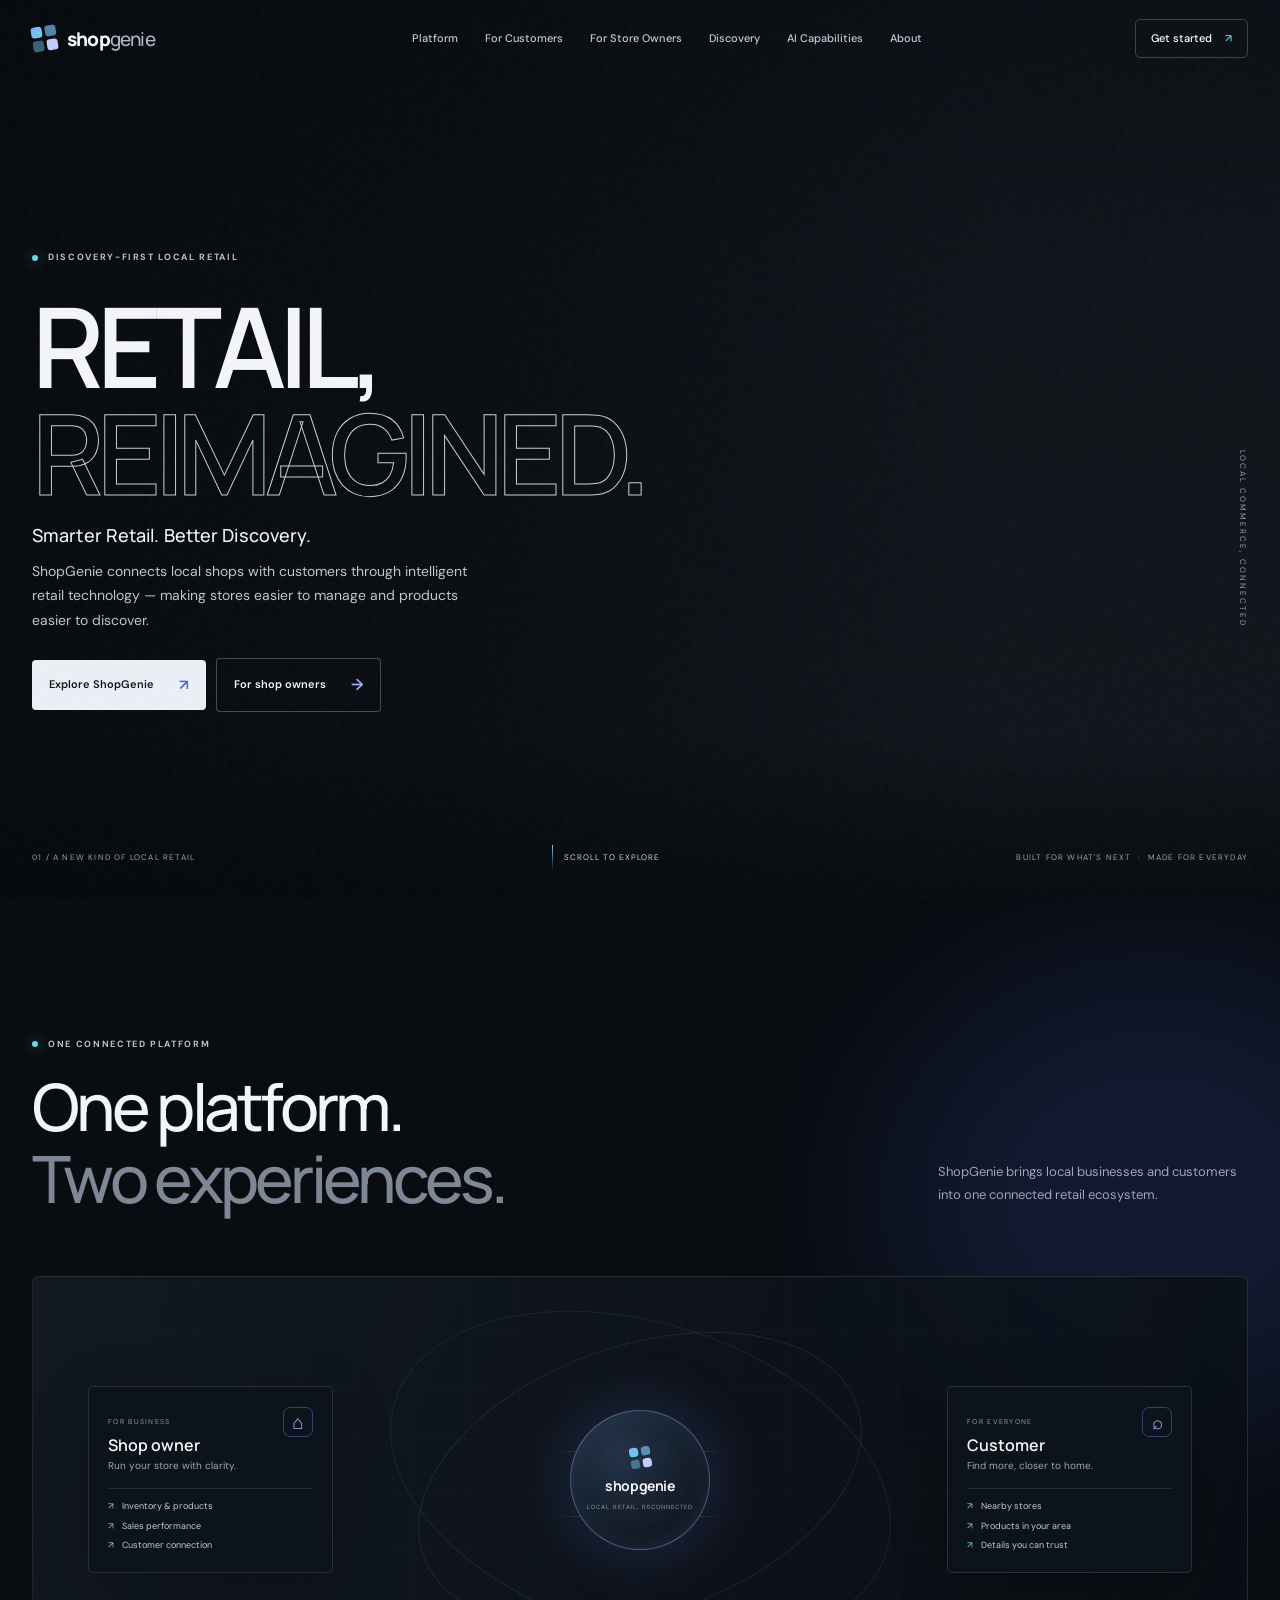
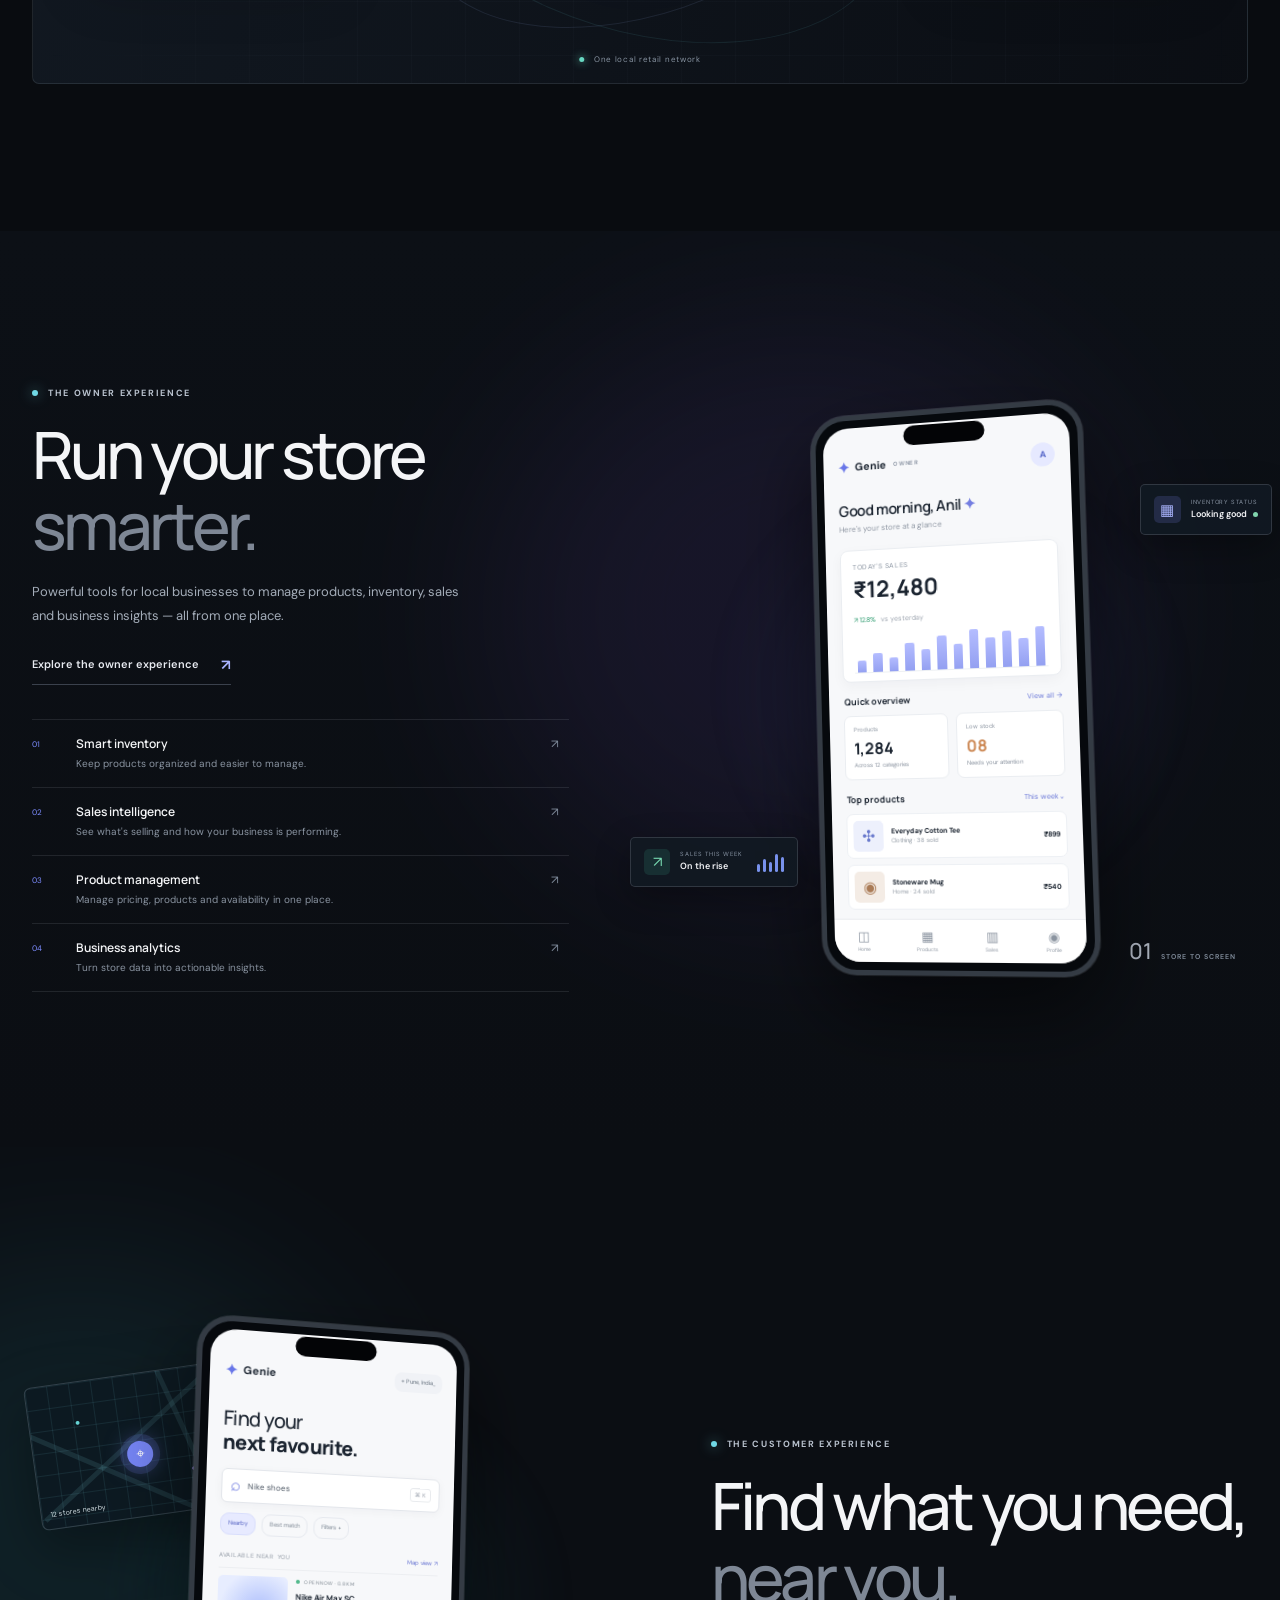
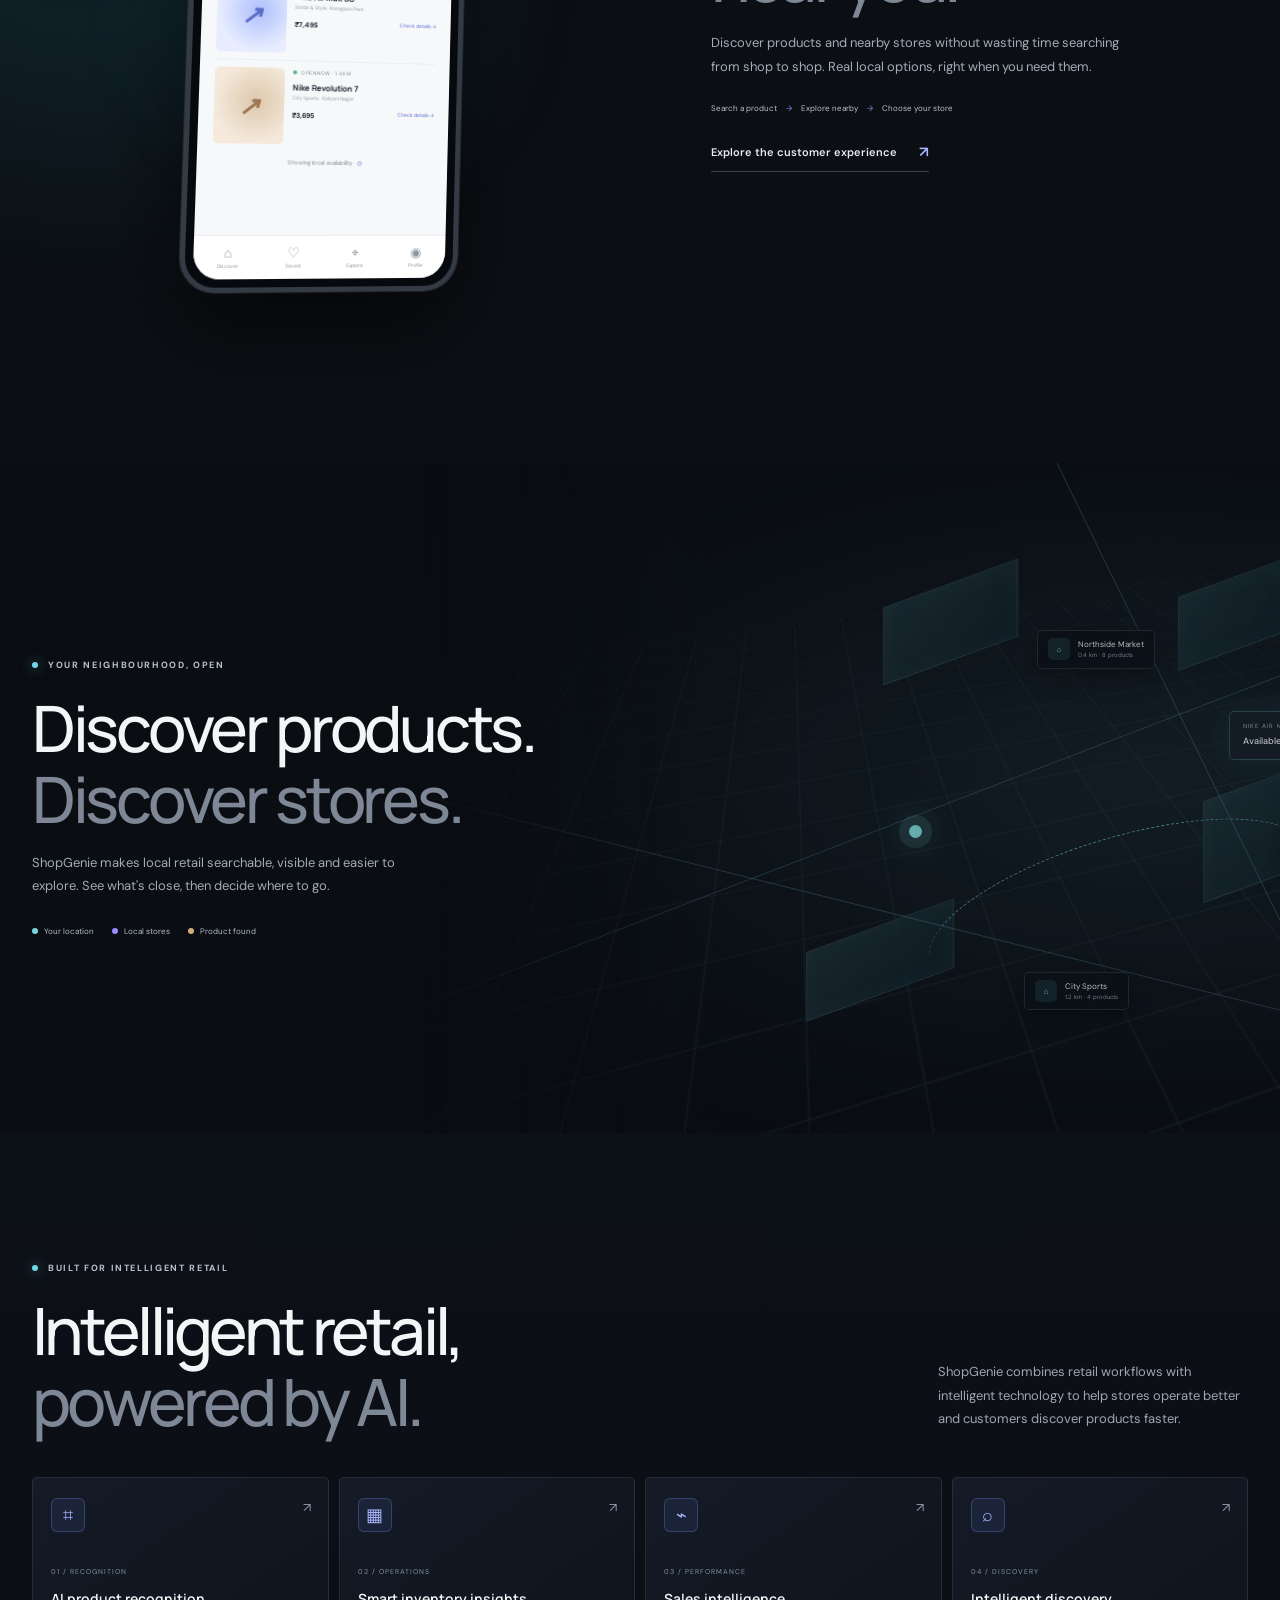
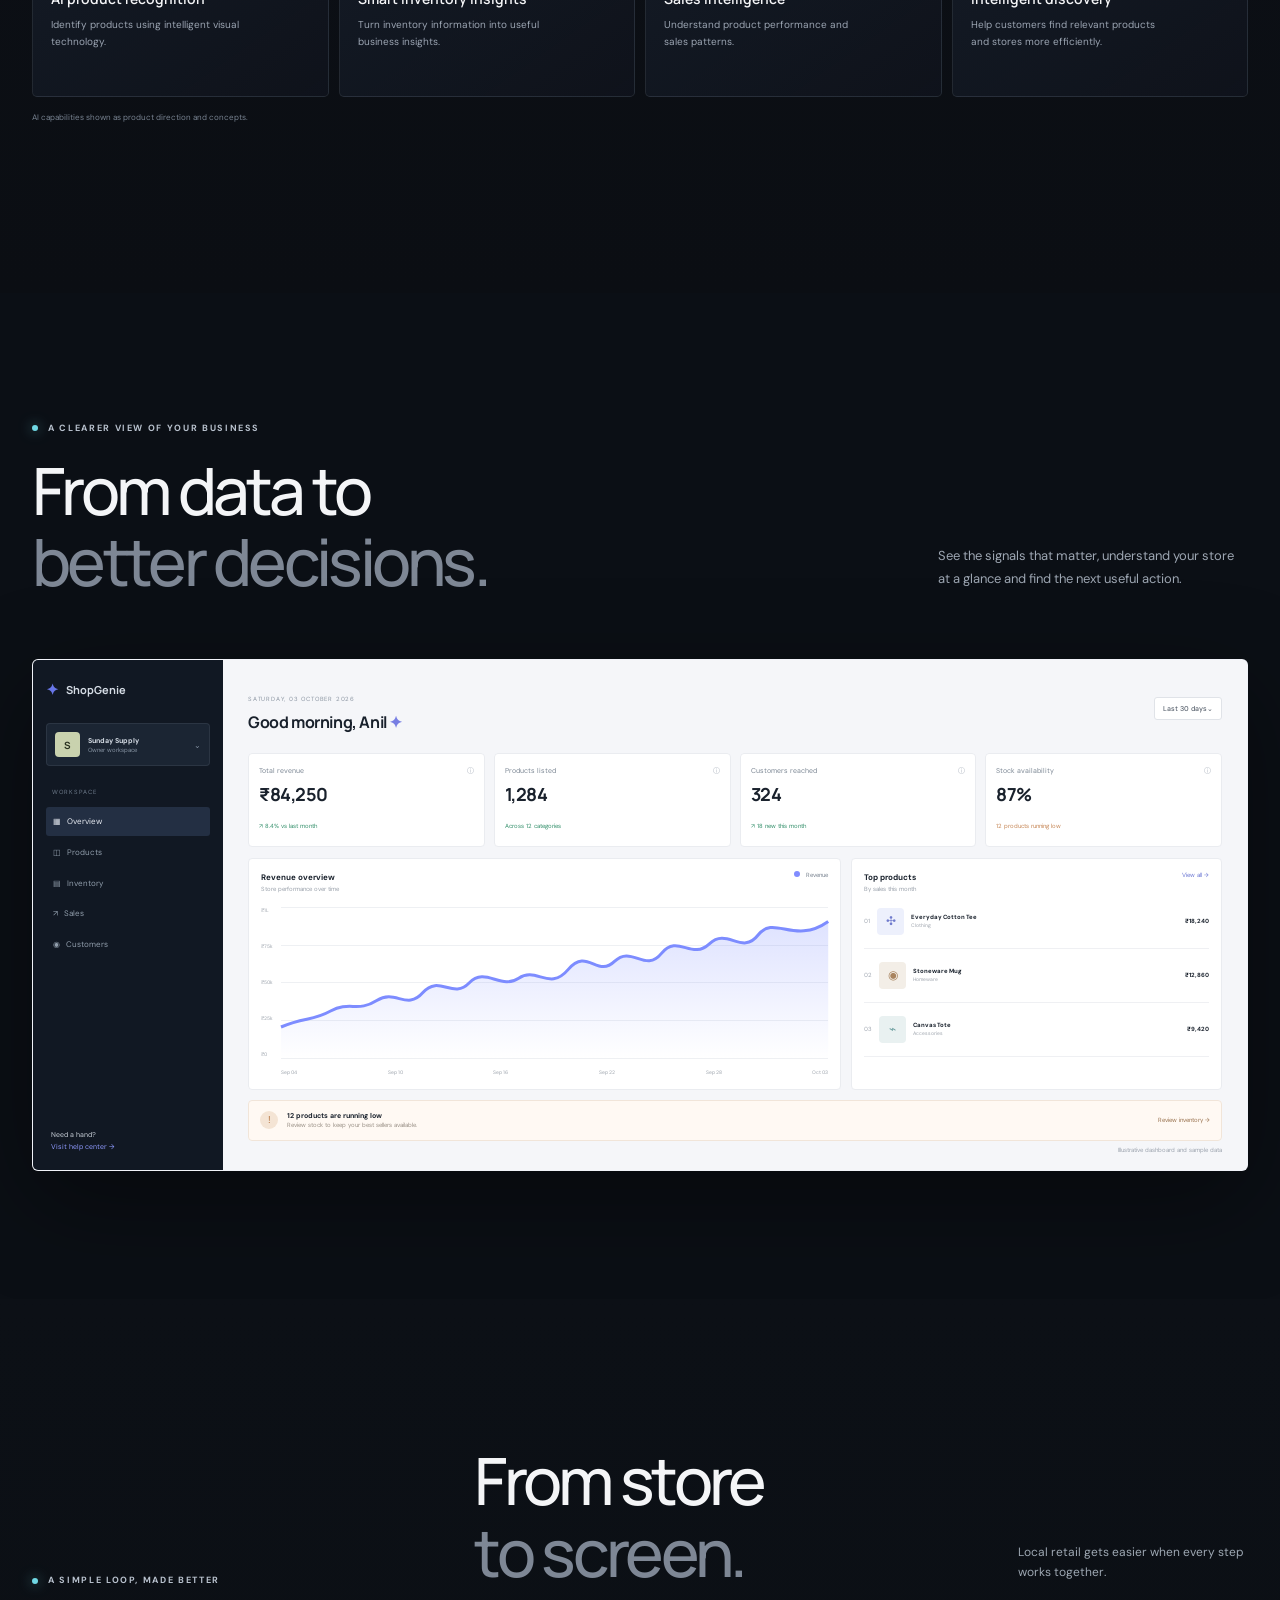
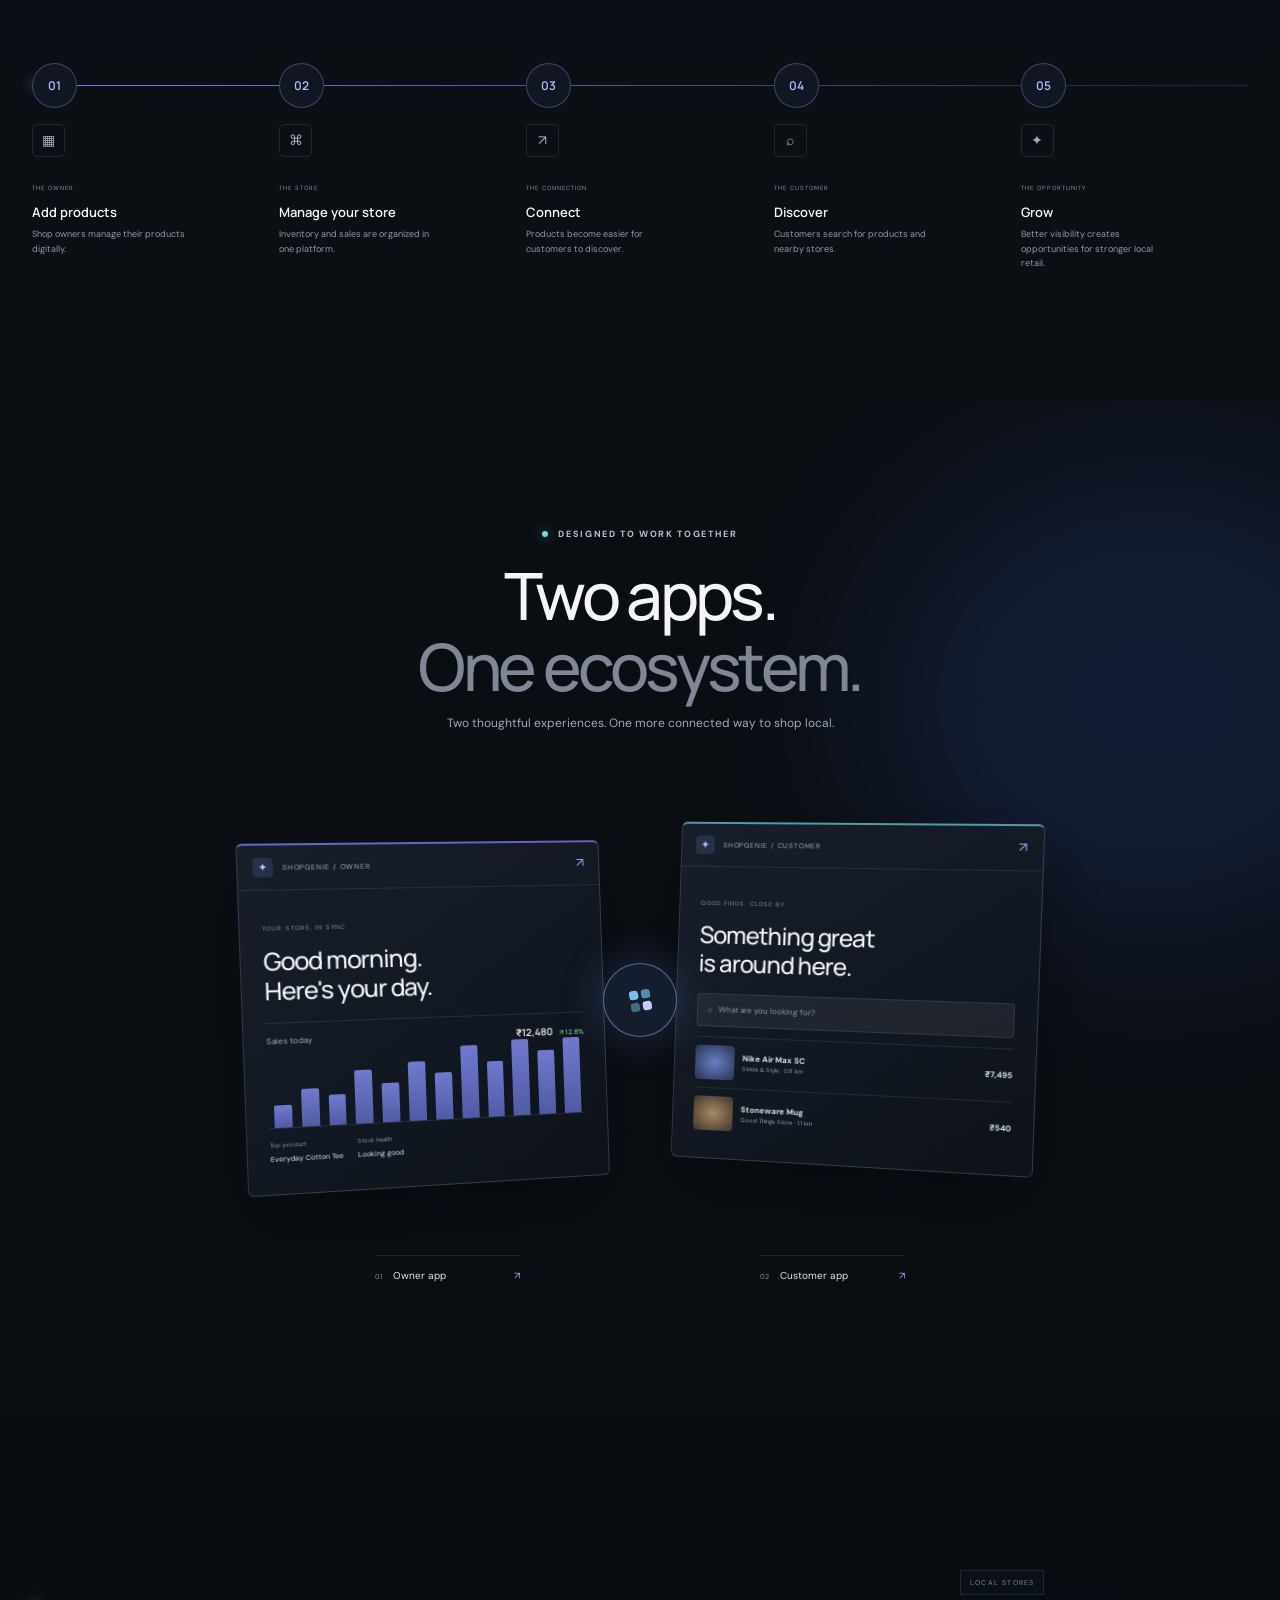
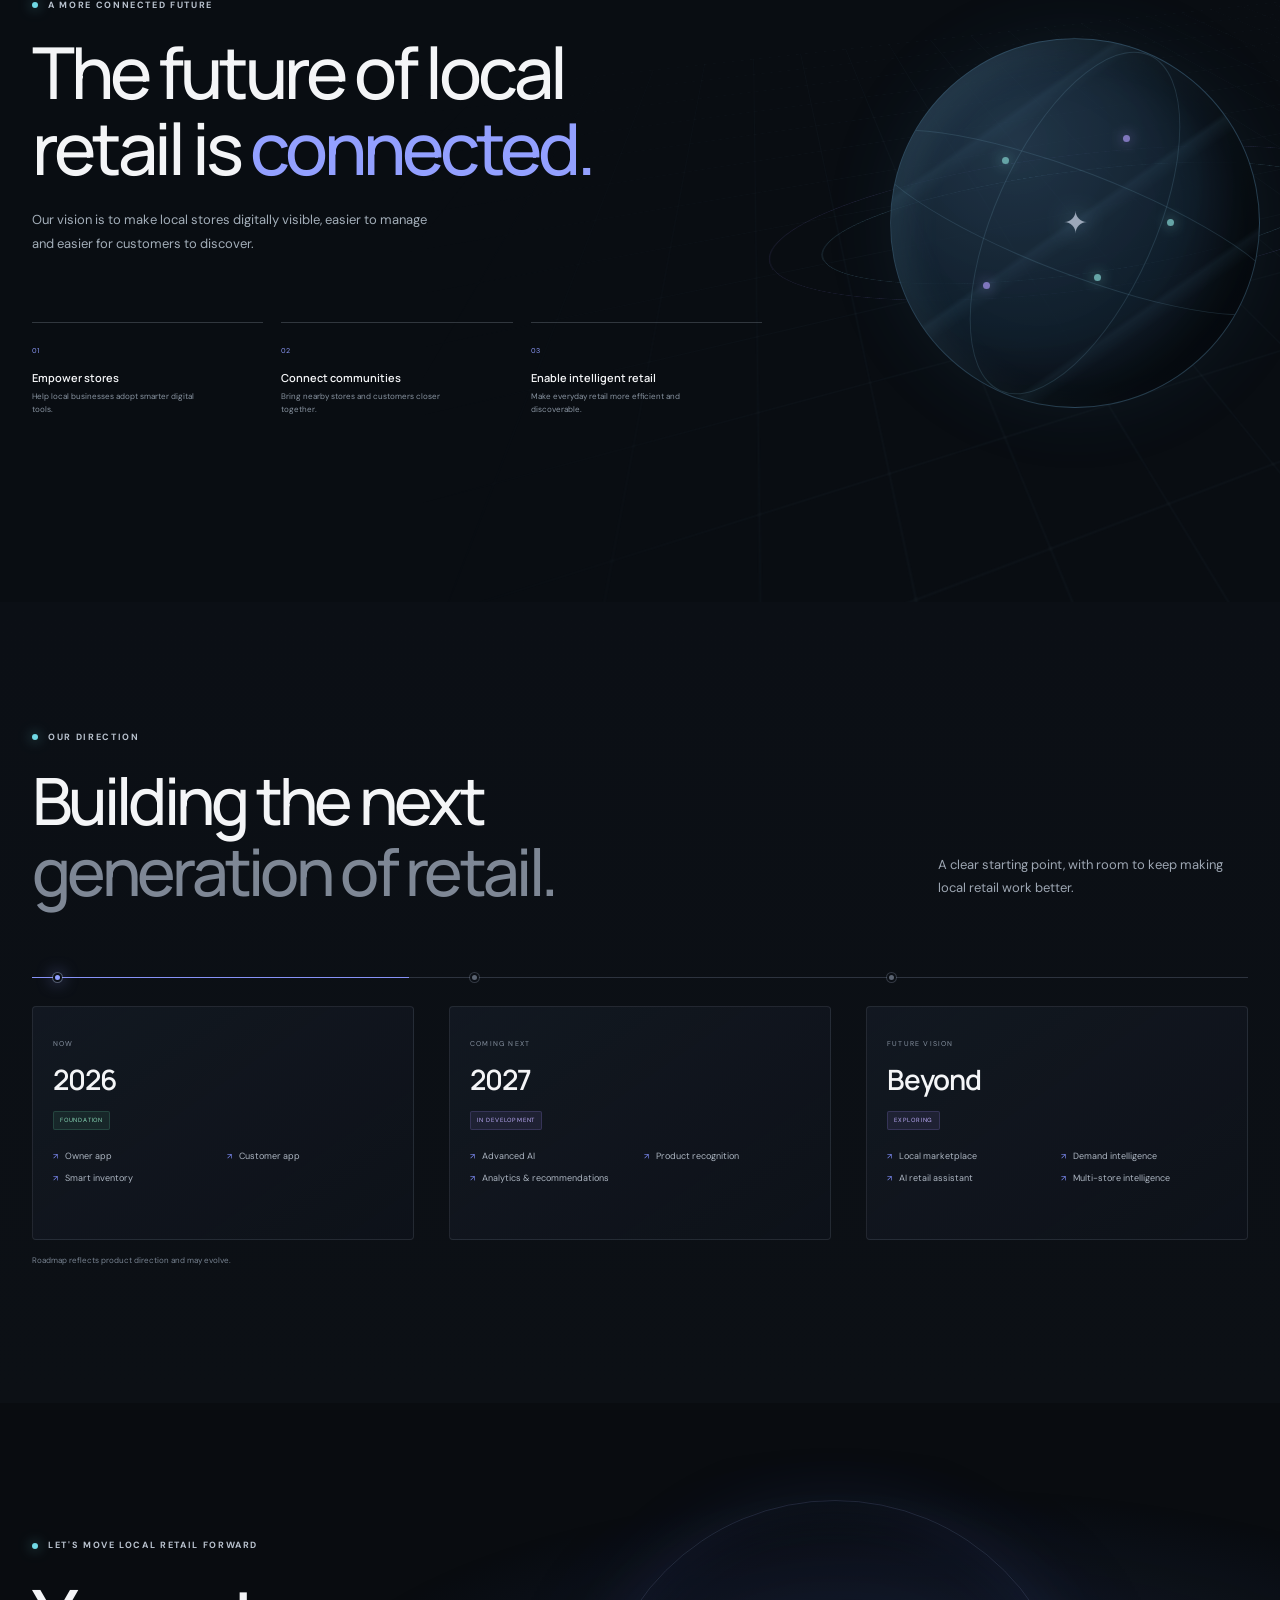
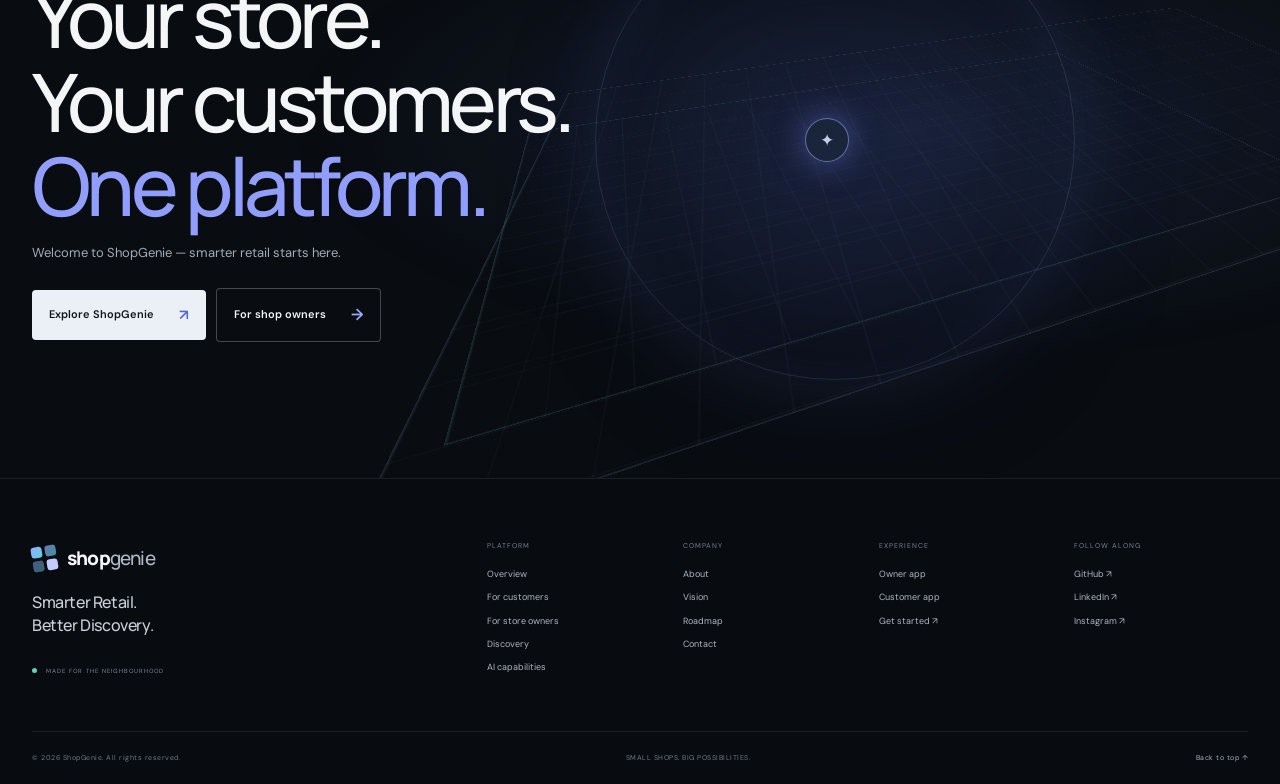
<file: index.html>
<!doctype html>
<html lang="en">
<head>
  <meta charset="utf-8" />
  <meta name="viewport" content="width=device-width,initial-scale=1" />
  <meta name="theme-color" content="#090c10" />
  <meta name="description" content="ShopGenie connects local shops with customers through intelligent retail technology. Smarter retail. Better discovery." />
  <title>ShopGenie — Smarter Retail. Better Discovery.</title>
  <link rel="preconnect" href="https://fonts.googleapis.com">
  <link rel="preconnect" href="https://fonts.gstatic.com" crossorigin>
  <link href="https://fonts.googleapis.com/css2?family=DM+Sans:wght@400;500;600;700&family=Manrope:wght@400;500;600;700;800&display=swap" rel="stylesheet">
  <link rel="stylesheet" href="styles.css" />
</head>
<body>
  <div class="page-grain" aria-hidden="true"></div>
  <header class="site-header" id="top">
    <a class="brand" href="#top" aria-label="ShopGenie home"><span class="brand-mark"><i></i><i></i><i></i><i></i></span><span>shop<span class="brand-light">genie</span></span></a>
    <button class="menu-toggle" aria-label="Open navigation" aria-expanded="false"><span></span><span></span></button>
    <nav class="nav-links" aria-label="Main navigation">
      <a href="#platform">Platform</a><a href="customer.html">For Customers</a><a href="owner.html">For Store Owners</a><a href="#discovery">Discovery</a><a href="#intelligence">AI Capabilities</a><a href="#vision">About</a>
    </nav>
    <a class="nav-cta" href="#get-started">Get started <span>↗</span></a>
  </header>

  <main>
    <section class="hero scene" id="home" data-scene="home-video">
      <video class="hero-video scene-media" autoplay muted loop playsinline preload="auto" poster="">
        <source src="shopgenie-hero.mp4" type="video/mp4" />
      </video>
      <div class="hero-shade"></div>
      <div class="hero-content wrap">
        <div class="eyebrow hero-enter"><span class="eyebrow-dot"></span> DISCOVERY-FIRST LOCAL RETAIL</div>
        <h1 class="hero-enter">Retail,<br><span>reimagined.</span></h1>
        <p class="hero-kicker hero-enter">Smarter Retail. Better Discovery.</p>
        <p class="hero-copy hero-enter">ShopGenie connects local shops with customers through intelligent retail technology — making stores easier to manage and products easier to discover.</p>
        <div class="hero-actions hero-enter"><a class="button button-primary" href="#platform">Explore ShopGenie <span>↗</span></a><a class="button button-quiet" href="owner.html">For shop owners <span>→</span></a></div>
      </div>
      <div class="hero-bottom wrap"><span>01 / A NEW KIND OF LOCAL RETAIL</span><a href="#platform" class="scroll-cue"><span class="scroll-line"></span> Scroll to explore</a><span class="hero-location">BUILT FOR WHAT'S NEXT&nbsp; · &nbsp;MADE FOR EVERYDAY</span></div>
      <div class="hero-side-label">LOCAL COMMERCE, CONNECTED</div>
    </section>

    <section class="intro section-pad scene" id="platform" data-scene="ecosystem-network">
      <div class="scene-glow glow-blue"></div><div class="wrap">
        <div class="section-head reveal"><div><div class="eyebrow"><span class="eyebrow-dot"></span> ONE CONNECTED PLATFORM</div><h2>One platform.<br><span class="muted">Two experiences.</span></h2></div><p class="section-lede">ShopGenie brings local businesses and customers into one connected retail ecosystem.</p></div>
        <div class="ecosystem reveal">
          <div class="eco-orbit orbit-one"></div><div class="eco-orbit orbit-two"></div><div class="eco-link link-a"></div><div class="eco-link link-b"></div>
          <div class="eco-node eco-owner"><div class="node-icon">⌂</div><div><span class="node-label">FOR BUSINESS</span><h3>Shop owner</h3><p>Run your store with clarity.</p></div><ul><li>Inventory &amp; products</li><li>Sales performance</li><li>Customer connection</li></ul></div>
          <div class="eco-core"><div class="core-glyph"><i></i><i></i><i></i><i></i></div><strong>shopgenie</strong><small>LOCAL RETAIL, RECONNECTED</small></div>
          <div class="eco-node eco-customer"><div class="node-icon">⌕</div><div><span class="node-label">FOR EVERYONE</span><h3>Customer</h3><p>Find more, closer to home.</p></div><ul><li>Nearby stores</li><li>Products in your area</li><li>Details you can trust</li></ul></div>
          <div class="eco-caption"><span class="pulse"></span> One local retail network</div>
        </div>
      </div>
    </section>

    <section class="owner-section section-pad scene" id="owners" data-scene="owner-store-world">
      <div class="scene-glow glow-violet"></div><div class="wrap split-layout">
        <div class="split-copy reveal"><div class="eyebrow"><span class="eyebrow-dot"></span> THE OWNER EXPERIENCE</div><h2>Run your store<br><span class="muted">smarter.</span></h2><p>Powerful tools for local businesses to manage products, inventory, sales and business insights — all from one place.</p><a class="text-link" href="#get-started">Explore the owner experience <span>↗</span></a>
          <div class="feature-list"><article><span>01</span><div><h3>Smart inventory</h3><p>Keep products organized and easier to manage.</p></div><b>↗</b></article><article><span>02</span><div><h3>Sales intelligence</h3><p>See what's selling and how your business is performing.</p></div><b>↗</b></article><article><span>03</span><div><h3>Product management</h3><p>Manage pricing, products and availability in one place.</p></div><b>↗</b></article><article><span>04</span><div><h3>Business analytics</h3><p>Turn store data into actionable insights.</p></div><b>↗</b></article></div>
        </div>
        <div class="phone-stage owner-stage reveal"><div class="stage-halo"></div><div class="float-tag tag-inventory"><span class="tag-icon">▦</span><span><small>INVENTORY STATUS</small><b>Looking good <i class="green-dot"></i></b></span></div><div class="phone owner-phone"><div class="phone-island"></div><div class="phone-screen"><div class="app-top"><span class="app-brand"><span class="mini-mark">✦</span> Genie <small>OWNER</small></span><span class="avatar">A</span></div><p class="greeting">Good morning, Anil <span>✦</span></p><p class="app-date">Here's your store at a glance</p><div class="app-metric"><small>TODAY'S SALES</small><strong>₹12,480</strong><span class="metric-up">↗ 12.8% <em>vs yesterday</em></span><div class="mini-chart"><i style="height:32%"></i><i style="height:49%"></i><i style="height:36%"></i><i style="height:71%"></i><i style="height:53%"></i><i style="height:87%"></i><i style="height:64%"></i><i style="height:100%"></i><i style="height:76%"></i><i style="height:92%"></i><i style="height:72%"></i><i style="height:100%"></i></div></div><div class="app-row-head"><b>Quick overview</b><span>View all →</span></div><div class="app-stats"><div><small>Products</small><b>1,284</b><em>Across 12 categories</em></div><div><small>Low stock</small><b class="warn">08</b><em>Needs your attention</em></div></div><div class="app-row-head"><b>Top products</b><span>This week⌄</span></div><div class="app-product"><span class="product-thumb shirt">✣</span><span><b>Everyday Cotton Tee</b><small>Clothing · 38 sold</small></span><strong>₹899</strong></div><div class="app-product"><span class="product-thumb mug">◉</span><span><b>Stoneware Mug</b><small>Home · 24 sold</small></span><strong>₹540</strong></div><div class="app-tabbar"><span>◫<small>Home</small></span><span>▦<small>Products</small></span><span>▥<small>Sales</small></span><span>◉<small>Profile</small></span></div></div></div><div class="float-tag tag-sales"><span class="sales-spark">↗</span><span><small>SALES THIS WEEK</small><b>On the rise</b></span><span class="tag-bars"><i></i><i></i><i></i><i></i><i></i></span></div><div class="stage-index">01 <span>STORE TO SCREEN</span></div></div>
      </div>
    </section>

    <section class="customer-section section-pad scene" id="customers" data-scene="product-discovery-space">
      <div class="scene-glow glow-cyan"></div><div class="wrap split-layout customer-layout">
        <div class="phone-stage customer-stage reveal"><div class="stage-halo"></div><div class="map-float"><div class="map-grid"></div><span class="map-road road-a"></span><span class="map-road road-b"></span><span class="map-road road-c"></span><i class="map-pin pin-main">⌖</i><i class="map-pin pin-one">●</i><i class="map-pin pin-two">●</i><div class="map-label">12 stores nearby</div></div><div class="phone customer-phone"><div class="phone-island"></div><div class="phone-screen"><div class="app-top"><span class="app-brand"><span class="mini-mark">✦</span> Genie</span><span class="location-pill">⌖ Pune, India⌄</span></div><p class="discover-title">Find your<br><b>next favourite.</b></p><div class="search-box"><span>⌕</span><span>Nike shoes</span><kbd>⌘ K</kbd></div><div class="filter-row"><span class="filter-active">Nearby</span><span>Best match</span><span>Filters +</span></div><div class="results-meta">AVAILABLE NEAR YOU <span>Map view ↗</span></div><div class="store-result"><div class="shoe-thumb shoe-blue">↗</div><div class="store-info"><span class="open-label"><i></i> OPEN NOW · 0.8 KM</span><b>Nike Air Max SC</b><small>Stride &amp; Style · Koregaon Park</small><strong>₹7,495 <em>Check details →</em></strong></div></div><div class="store-result"><div class="shoe-thumb shoe-sand">↗</div><div class="store-info"><span class="open-label"><i></i> OPEN NOW · 1.4 KM</span><b>Nike Revolution 7</b><small>City Sports · Kalyani Nagar</small><strong>₹3,695 <em>Check details →</em></strong></div></div><div class="nearby-foot">Showing local availability <span>◎</span></div><div class="app-tabbar"><span class="tab-selected">⌂<small>Discover</small></span><span>♡<small>Saved</small></span><span>⌖<small>Explore</small></span><span>◉<small>Profile</small></span></div></div></div></div>
        <div class="split-copy reveal"><div class="eyebrow"><span class="eyebrow-dot"></span> THE CUSTOMER EXPERIENCE</div><h2>Find what you need,<br><span class="muted">near you.</span></h2><p>Discover products and nearby stores without wasting time searching from shop to shop. Real local options, right when you need them.</p><div class="discovery-steps"><span>Search a product</span><i>→</i><span>Explore nearby</span><i>→</i><span>Choose your store</span></div><a class="text-link" href="#discovery">Explore the customer experience <span>↗</span></a></div>
      </div>
    </section>

    <section class="discovery-section section-pad scene" id="discovery" data-scene="city-discovery-map">
      <div class="discovery-map scene-media"><div class="city-grid"></div><div class="city-block block-1"></div><div class="city-block block-2"></div><div class="city-block block-3"></div><div class="city-block block-4"></div><div class="city-block block-5"></div><div class="city-block block-6"></div><div class="city-road road-1"></div><div class="city-road road-2"></div><div class="city-road road-3"></div><div class="map-path"></div><div class="map-user"><span></span></div><div class="map-point point-a"><i>⌂</i><span>Northside Market<small>0.4 km · 8 products</small></span></div><div class="map-point point-b"><i>✦</i><span>Good Things Store<small>0.8 km · 12 products</small></span></div><div class="map-point point-c"><i>⌂</i><span>City Sports<small>1.2 km · 4 products</small></span></div><div class="map-product product-marker"><span>NIKE AIR MAX</span><b>Available nearby</b></div></div>
      <div class="wrap discovery-copy reveal"><div class="eyebrow"><span class="eyebrow-dot"></span> YOUR NEIGHBOURHOOD, OPEN</div><h2>Discover products.<br><span class="muted">Discover stores.</span></h2><p>ShopGenie makes local retail searchable, visible and easier to explore. See what's close, then decide where to go.</p><div class="map-legend"><span><i class="legend-user"></i> Your location</span><span><i class="legend-store"></i> Local stores</span><span><i class="legend-product"></i> Product found</span></div></div>
    </section>

    <section class="ai-section section-pad scene" id="intelligence" data-scene="ai-intelligence-field">
      <div class="ai-field scene-media"><div class="ai-ring ring-outer"></div><div class="ai-ring ring-mid"></div><div class="ai-ring ring-inner"></div><div class="ai-orb"><span>SG</span><i></i></div><div class="ai-ray ray-1"></div><div class="ai-ray ray-2"></div><div class="ai-ray ray-3"></div><div class="ai-ray ray-4"></div><div class="ai-node ai-node-1">Product signals</div><div class="ai-node ai-node-2">Store context</div><div class="ai-node ai-node-3">Better discovery</div><div class="ai-node ai-node-4">Useful insights</div></div>
      <div class="wrap ai-content"><div class="section-head reveal"><div><div class="eyebrow"><span class="eyebrow-dot"></span> BUILT FOR INTELLIGENT RETAIL</div><h2>Intelligent retail,<br><span class="muted">powered by AI.</span></h2></div><p class="section-lede">ShopGenie combines retail workflows with intelligent technology to help stores operate better and customers discover products faster.</p></div><div class="ai-cards reveal"><article><span class="ai-icon">⌗</span><small>01 / RECOGNITION</small><h3>AI product recognition</h3><p>Identify products using intelligent visual technology.</p><span class="card-arrow">↗</span></article><article><span class="ai-icon">▦</span><small>02 / OPERATIONS</small><h3>Smart inventory insights</h3><p>Turn inventory information into useful business insights.</p><span class="card-arrow">↗</span></article><article><span class="ai-icon">⌁</span><small>03 / PERFORMANCE</small><h3>Sales intelligence</h3><p>Understand product performance and sales patterns.</p><span class="card-arrow">↗</span></article><article><span class="ai-icon">⌕</span><small>04 / DISCOVERY</small><h3>Intelligent discovery</h3><p>Help customers find relevant products and stores more efficiently.</p><span class="card-arrow">↗</span></article></div><p class="roadmap-note">AI capabilities shown as product direction and concepts.</p></div>
    </section>

    <section class="dashboard-section section-pad scene" data-scene="analytics-dashboard-space">
      <div class="wrap"><div class="section-head reveal"><div><div class="eyebrow"><span class="eyebrow-dot"></span> A CLEARER VIEW OF YOUR BUSINESS</div><h2>From data to<br><span class="muted">better decisions.</span></h2></div><p class="section-lede">See the signals that matter, understand your store at a glance and find the next useful action.</p></div>
        <div class="dashboard reveal"><div class="dash-sidebar"><div class="dash-logo"><span class="mini-mark">✦</span> ShopGenie</div><div class="dash-store"><span class="store-avatar">S</span><span><b>Sunday Supply</b><small>Owner workspace</small></span><i>⌄</i></div><small class="dash-label">WORKSPACE</small><a class="dash-active">▦ &nbsp; Overview</a><a>◫ &nbsp; Products</a><a>▤ &nbsp; Inventory</a><a>↗ &nbsp; Sales</a><a>◉ &nbsp; Customers</a><div class="dash-help">Need a hand?<br><span>Visit help center →</span></div></div><div class="dash-main"><div class="dash-top"><div><small>SATURDAY, 03 OCTOBER 2026</small><h3>Good morning, Anil <span>✦</span></h3></div><button>Last 30 days⌄</button></div><div class="dash-kpis"><div><small>Total revenue <span>ⓘ</span></small><strong>₹84,250</strong><em>↗ 8.4% vs last month</em></div><div><small>Products listed <span>ⓘ</span></small><strong>1,284</strong><em>Across 12 categories</em></div><div><small>Customers reached <span>ⓘ</span></small><strong>324</strong><em>↗ 18 new this month</em></div><div><small>Stock availability <span>ⓘ</span></small><strong>87%</strong><em class="kpi-warn">12 products running low</em></div></div><div class="dash-panels"><div class="chart-panel"><div class="panel-heading"><span><b>Revenue overview</b><small>Store performance over time</small></span><span class="chart-key"><i></i> Revenue</span></div><div class="chart-area"><div class="y-labels"><span>₹1L</span><span>₹75k</span><span>₹50k</span><span>₹25k</span><span>₹0</span></div><div class="chart-plot"><div class="chart-guides"><i></i><i></i><i></i><i></i><i></i></div><svg viewBox="0 0 640 190" preserveAspectRatio="none" aria-label="Illustrative revenue trend chart"><defs><linearGradient id="chartfill" x1="0" x2="0" y1="0" y2="1"><stop offset="0" stop-color="#7c8cff" stop-opacity=".25"/><stop offset="1" stop-color="#7c8cff" stop-opacity="0"/></linearGradient></defs><path d="M0 150 C28 137 36 143 58 130 S90 132 112 117 S147 130 166 107 S201 116 220 95 S257 104 278 89 S314 106 336 78 S370 89 390 68 S426 83 445 58 S480 67 501 46 S539 61 558 35 S600 48 640 18 L640 190 L0 190Z" fill="url(#chartfill)"/><path d="M0 150 C28 137 36 143 58 130 S90 132 112 117 S147 130 166 107 S201 116 220 95 S257 104 278 89 S314 106 336 78 S370 89 390 68 S426 83 445 58 S480 67 501 46 S539 61 558 35 S600 48 640 18" fill="none" stroke="#7d8cff" stroke-width="3" vector-effect="non-scaling-stroke"/></svg><div class="x-labels"><span>Sep 04</span><span>Sep 10</span><span>Sep 16</span><span>Sep 22</span><span>Sep 28</span><span>Oct 03</span></div></div></div></div><div class="top-products"><div class="panel-heading"><span><b>Top products</b><small>By sales this month</small></span><span class="tiny-link">View all →</span></div><div class="top-item"><span class="rank">01</span><span class="product-dot dot-a">✣</span><span><b>Everyday Cotton Tee</b><small>Clothing</small></span><strong>₹18,240</strong></div><div class="top-item"><span class="rank">02</span><span class="product-dot dot-b">◉</span><span><b>Stoneware Mug</b><small>Homeware</small></span><strong>₹12,860</strong></div><div class="top-item"><span class="rank">03</span><span class="product-dot dot-c">⌁</span><span><b>Canvas Tote</b><small>Accessories</small></span><strong>₹9,420</strong></div></div></div><div class="low-stock"><span class="low-icon">!</span><span><b>12 products are running low</b><small>Review stock to keep your best sellers available.</small></span><a href="#get-started">Review inventory →</a></div><div class="illustrative">Illustrative dashboard and sample data</div></div></div>
      </div>
    </section>

    <section class="how-section section-pad scene" data-scene="retail-journey-flow">
      <div class="wrap"><div class="how-heading reveal"><div class="eyebrow"><span class="eyebrow-dot"></span> A SIMPLE LOOP, MADE BETTER</div><h2>From store<br><span class="muted">to screen.</span></h2><p>Local retail gets easier when every step works together.</p></div><div class="timeline"><div class="timeline-line"><span></span></div><article class="timeline-item reveal"><div class="timeline-num">01</div><div class="timeline-icon">▦</div><small>THE OWNER</small><h3>Add products</h3><p>Shop owners manage their products digitally.</p></article><article class="timeline-item reveal"><div class="timeline-num">02</div><div class="timeline-icon">⌘</div><small>THE STORE</small><h3>Manage your store</h3><p>Inventory and sales are organized in one platform.</p></article><article class="timeline-item reveal"><div class="timeline-num">03</div><div class="timeline-icon">↗</div><small>THE CONNECTION</small><h3>Connect</h3><p>Products become easier for customers to discover.</p></article><article class="timeline-item reveal"><div class="timeline-num">04</div><div class="timeline-icon">⌕</div><small>THE CUSTOMER</small><h3>Discover</h3><p>Customers search for products and nearby stores.</p></article><article class="timeline-item reveal"><div class="timeline-num">05</div><div class="timeline-icon">✦</div><small>THE OPPORTUNITY</small><h3>Grow</h3><p>Better visibility creates opportunities for stronger local retail.</p></article></div></div>
    </section>

    <section class="apps-section section-pad scene" data-scene="two-apps-network">
      <div class="scene-glow glow-blue"></div><div class="wrap"><div class="apps-heading reveal"><div class="eyebrow"><span class="eyebrow-dot"></span> DESIGNED TO WORK TOGETHER</div><h2>Two apps.<br><span class="muted">One ecosystem.</span></h2><p>Two thoughtful experiences. One more connected way to shop local.</p></div><div class="apps-visual reveal"><div class="app-line"></div><div class="app-orb"><span class="core-glyph"><i></i><i></i><i></i><i></i></span></div><div class="app-preview owner-preview"><div class="preview-top"><span class="preview-mark">✦</span><span>SHOPGENIE / OWNER</span><i>↗</i></div><div class="preview-copy"><small>YOUR STORE, IN SYNC</small><h3>Good morning.<br>Here's your day.</h3><div class="preview-stat"><span>Sales today</span><b>₹12,480 <i>↗ 12.8%</i></b></div><div class="preview-bars"><i></i><i></i><i></i><i></i><i></i><i></i><i></i><i></i><i></i><i></i><i></i><i></i></div><div class="preview-list"><span>Top product <b>Everyday Cotton Tee</b></span><span>Stock health <b>Looking good</b></span></div></div></div><div class="app-preview customer-preview"><div class="preview-top"><span class="preview-mark">✦</span><span>SHOPGENIE / CUSTOMER</span><i>↗</i></div><div class="preview-copy"><small>GOOD FINDS, CLOSE BY</small><h3>Something great<br>is around here.</h3><div class="preview-search">⌕ &nbsp; What are you looking for?</div><div class="preview-nearby"><span class="preview-product blue"></span><span><b>Nike Air Max SC</b><small>Stride &amp; Style · 0.8 km</small></span><strong>₹7,495</strong></div><div class="preview-nearby"><span class="preview-product sand"></span><span><b>Stoneware Mug</b><small>Good Things Store · 1.1 km</small></span><strong>₹540</strong></div></div></div></div><div class="app-labels"><a href="owner.html"><span>01</span> Owner app <b>↗</b></a><a href="customer.html"><span>02</span> Customer app <b>↗</b></a></div></div>
    </section>

    <section class="vision-section section-pad scene" id="vision" data-scene="connected-retail-world">
      <div class="vision-world scene-media"><div class="world-grid"></div><div class="world-ring world-ring-a"></div><div class="world-ring world-ring-b"></div><div class="world-globe"><span class="globe-lat"></span><span class="globe-lon"></span><i class="globe-node node-1"></i><i class="globe-node node-2"></i><i class="globe-node node-3"></i><i class="globe-node node-4"></i><i class="globe-node node-5"></i><div class="globe-core">✦</div></div><div class="world-label label-1">LOCAL STORES</div><div class="world-label label-2">CONNECTED COMMUNITIES</div><div class="world-label label-3">INTELLIGENT RETAIL</div></div>
      <div class="wrap vision-content reveal"><div class="eyebrow"><span class="eyebrow-dot"></span> A MORE CONNECTED FUTURE</div><h2>The future of local<br>retail is <span>connected.</span></h2><p>Our vision is to make local stores digitally visible, easier to manage and easier for customers to discover.</p><div class="principles"><article><span>01</span><h3>Empower stores</h3><p>Help local businesses adopt smarter digital tools.</p></article><article><span>02</span><h3>Connect communities</h3><p>Bring nearby stores and customers closer together.</p></article><article><span>03</span><h3>Enable intelligent retail</h3><p>Make everyday retail more efficient and discoverable.</p></article></div></div>
    </section>

    <section class="roadmap-section section-pad scene" data-scene="roadmap-horizon">
      <div class="wrap"><div class="section-head reveal"><div><div class="eyebrow"><span class="eyebrow-dot"></span> OUR DIRECTION</div><h2>Building the next<br><span class="muted">generation of retail.</span></h2></div><p class="section-lede">A clear starting point, with room to keep making local retail work better.</p></div><div class="roadmap-track reveal"><div class="road-progress"></div><article class="road-stop current"><span class="road-dot"></span><small>NOW</small><h3>2026</h3><div class="road-status status-live">FOUNDATION</div><ul><li>Owner app</li><li>Customer app</li><li>Smart inventory</li></ul></article><article class="road-stop"><span class="road-dot"></span><small>COMING NEXT</small><h3>2027</h3><div class="road-status">IN DEVELOPMENT</div><ul><li>Advanced AI</li><li>Product recognition</li><li>Analytics &amp; recommendations</li></ul></article><article class="road-stop"><span class="road-dot"></span><small>FUTURE VISION</small><h3>Beyond</h3><div class="road-status">EXPLORING</div><ul><li>Local marketplace</li><li>Demand intelligence</li><li>AI retail assistant</li><li>Multi-store intelligence</li></ul></article></div><p class="roadmap-note">Roadmap reflects product direction and may evolve.</p></div>
    </section>

    <section class="final-cta section-pad scene" id="get-started" data-scene="final-retail-environment">
      <div class="cta-geometry scene-media"><div class="cta-plane plane-a"></div><div class="cta-plane plane-b"></div><div class="cta-ring"></div><div class="cta-glow"></div><div class="cta-pin">✦</div></div><div class="wrap cta-content reveal"><div class="eyebrow"><span class="eyebrow-dot"></span> LET'S MOVE LOCAL RETAIL FORWARD</div><h2>Your store.<br>Your customers.<br><span>One platform.</span></h2><p>Welcome to ShopGenie — smarter retail starts here.</p><div class="hero-actions"><a class="button button-primary" href="mailto:hello@shopgenie.in">Explore ShopGenie <span>↗</span></a><a class="button button-quiet" href="mailto:hello@shopgenie.in?subject=ShopGenie%20for%20Store%20Owners">For shop owners <span>→</span></a></div></div>
    </section>
  </main>
  <footer class="site-footer"><div class="wrap"><div class="footer-main"><div class="footer-brand-col"><a class="brand" href="#top"><span class="brand-mark"><i></i><i></i><i></i><i></i></span><span>shop<span class="brand-light">genie</span></span></a><p>Smarter Retail.<br>Better Discovery.</p><span class="footer-note"><i></i> MADE FOR THE NEIGHBOURHOOD</span></div><div class="footer-links"><div><small>PLATFORM</small><a href="#platform">Overview</a><a href="customer.html">For customers</a><a href="owner.html">For store owners</a><a href="#discovery">Discovery</a><a href="#intelligence">AI capabilities</a></div><div><small>COMPANY</small><a href="#vision">About</a><a href="#vision">Vision</a><a href="#intelligence">Roadmap</a><a href="mailto:hello@shopgenie.in">Contact</a></div><div><small>EXPERIENCE</small><a href="owner.html">Owner app</a><a href="customer.html">Customer app</a><a href="#get-started">Get started ↗</a></div><div><small>FOLLOW ALONG</small><a href="https://github.com/" target="_blank" rel="noreferrer">GitHub ↗</a><a href="https://linkedin.com/" target="_blank" rel="noreferrer">LinkedIn ↗</a><a href="https://instagram.com/" target="_blank" rel="noreferrer">Instagram ↗</a></div></div></div><div class="footer-bottom"><span>© 2026 ShopGenie. All rights reserved.</span><span>SMALL SHOPS. BIG POSSIBILITIES.</span><a href="#top">Back to top ↑</a></div></div></footer>
  <script src="script.js"></script>
</body>
</html>
</file>
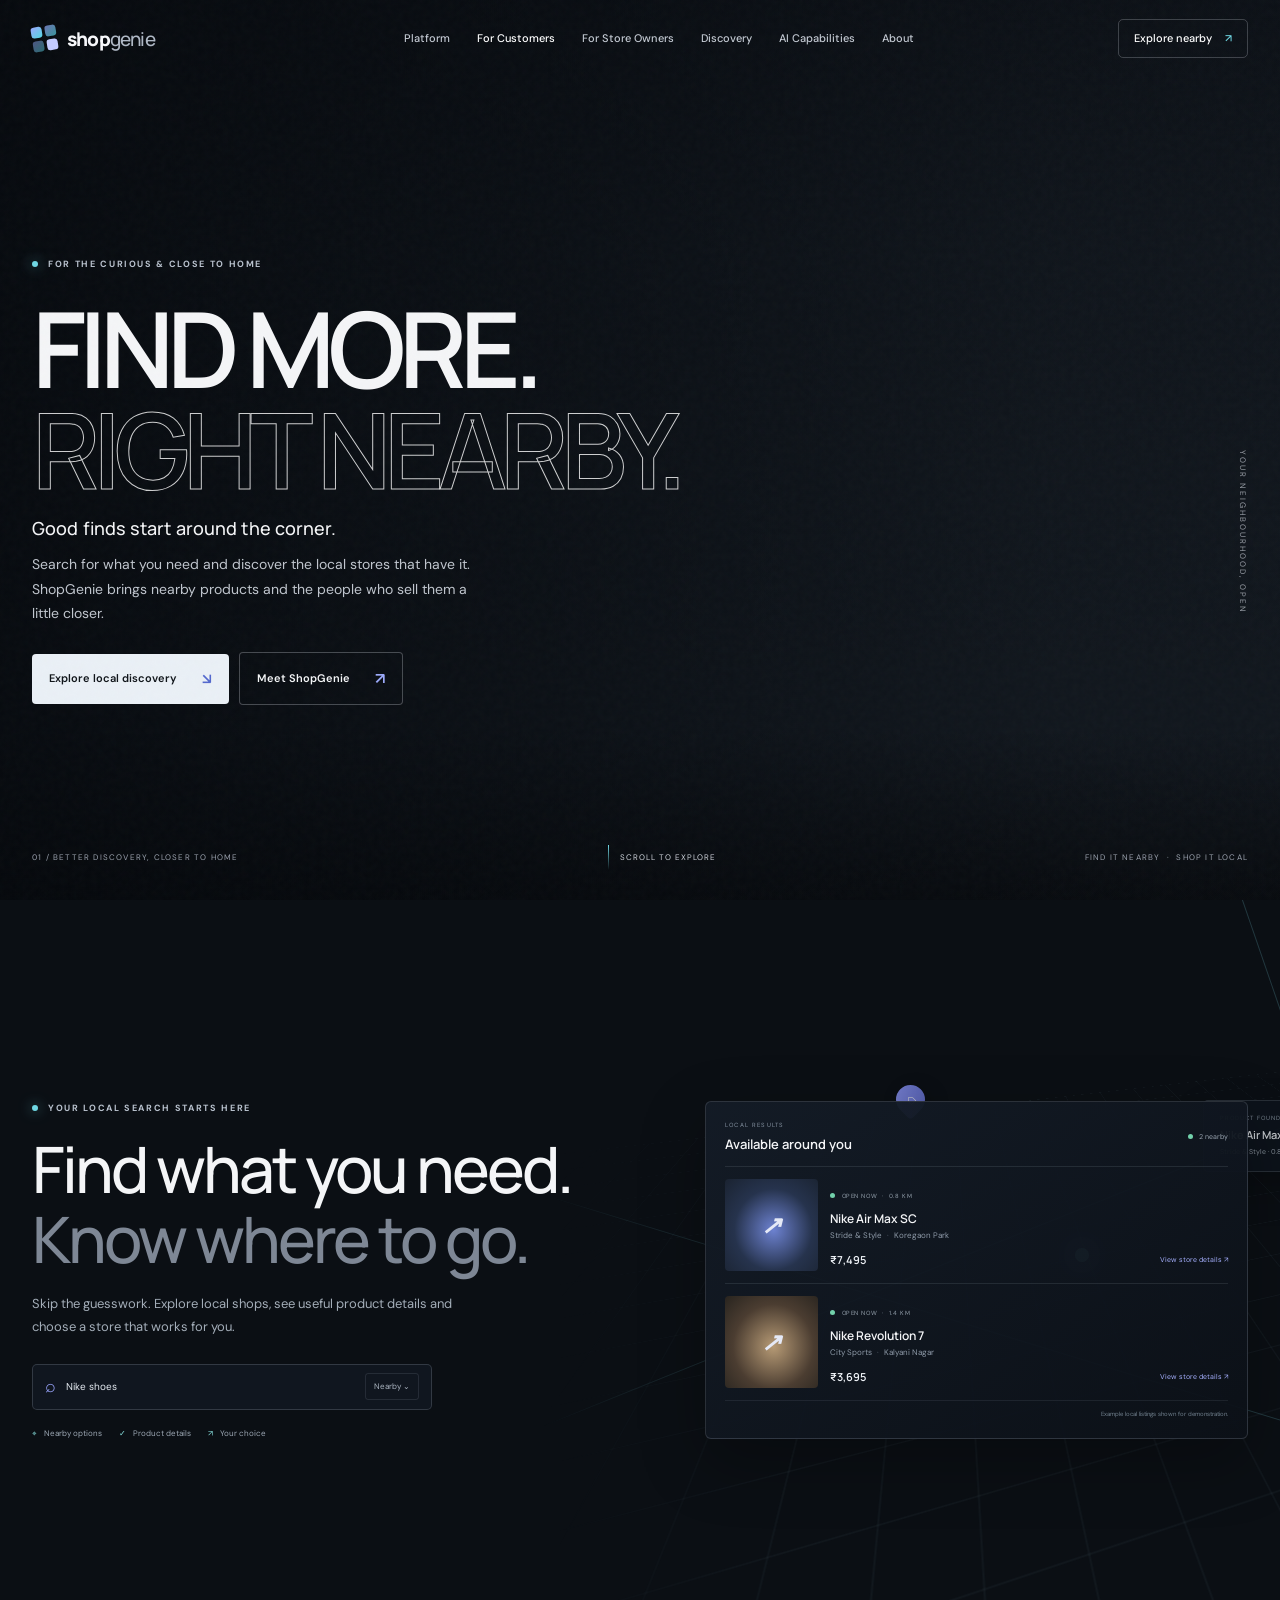
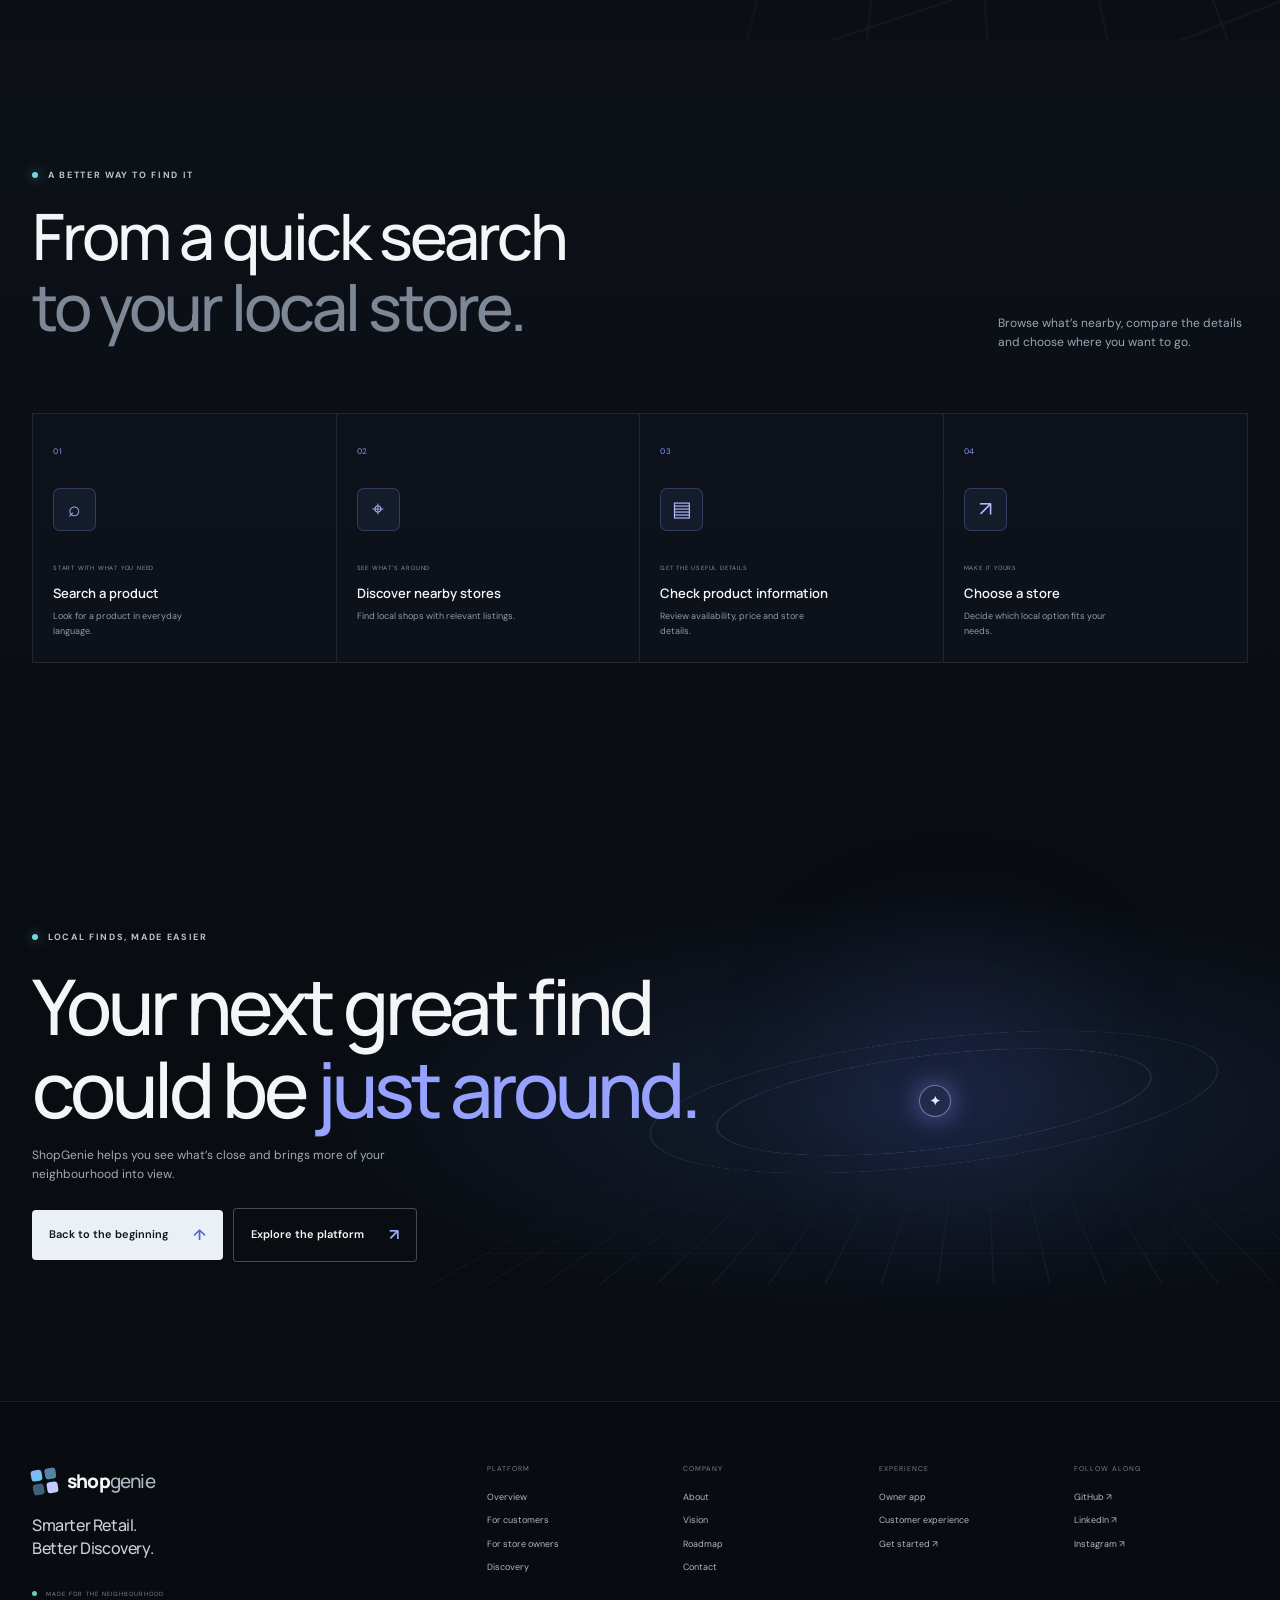
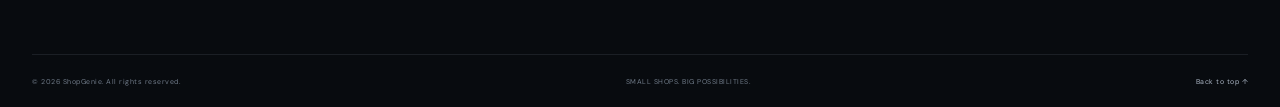
<file: customer.html>
<!doctype html>
<html lang="en">
<head>
  <meta charset="utf-8" />
  <meta name="viewport" content="width=device-width,initial-scale=1" />
  <meta name="theme-color" content="#090c10" />
  <meta name="description" content="Find products and discover local shops around you with ShopGenie." />
  <title>For Customers — ShopGenie</title>
  <link rel="preconnect" href="https://fonts.googleapis.com">
  <link rel="preconnect" href="https://fonts.gstatic.com" crossorigin>
  <link href="https://fonts.googleapis.com/css2?family=DM+Sans:wght@400;500;600;700&family=Manrope:wght@400;500;600;700;800&display=swap" rel="stylesheet">
  <link rel="stylesheet" href="styles.css" />
  <link rel="stylesheet" href="customer.css" />
</head>
<body class="customer-page">
  <div class="page-grain" aria-hidden="true"></div>
  <header class="site-header" id="top">
    <a class="brand" href="index.html" aria-label="ShopGenie home"><span class="brand-mark"><i></i><i></i><i></i><i></i></span><span>shop<span class="brand-light">genie</span></span></a>
    <button class="menu-toggle" aria-label="Open navigation" aria-expanded="false"><span></span><span></span></button>
    <nav class="nav-links" aria-label="Main navigation">
      <a href="index.html#platform">Platform</a><a class="active-link" href="customer.html">For Customers</a><a href="owner.html">For Store Owners</a><a href="index.html#discovery">Discovery</a><a href="index.html#intelligence">AI Capabilities</a><a href="index.html#vision">About</a>
    </nav>
    <a class="nav-cta" href="#explore">Explore nearby <span>↗</span></a>
  </header>
  <main>
    <section class="hero customer-hero scene" data-scene="customer-video" id="home">
      <video class="hero-video scene-media" autoplay muted loop playsinline preload="auto" aria-label="Cinematic ShopGenie customer experience background">
        <source src="shopgenie-customer.mp4" type="video/mp4" />
      </video>
      <div class="hero-shade"></div>
      <div class="hero-content wrap">
        <div class="eyebrow hero-enter"><span class="eyebrow-dot"></span> FOR THE CURIOUS &amp; CLOSE TO HOME</div>
        <h1 class="hero-enter">Find more.<br><span>Right nearby.</span></h1>
        <p class="hero-kicker hero-enter">Good finds start around the corner.</p>
        <p class="hero-copy hero-enter">Search for what you need and discover the local stores that have it. ShopGenie brings nearby products and the people who sell them a little closer.</p>
        <div class="hero-actions hero-enter"><a class="button button-primary" href="#explore">Explore local discovery <span>↘</span></a><a class="button button-quiet" href="index.html">Meet ShopGenie <span>↗</span></a></div>
      </div>
      <div class="hero-bottom wrap"><span>01 / BETTER DISCOVERY, CLOSER TO HOME</span><a href="#explore" class="scroll-cue"><span class="scroll-line"></span> Scroll to explore</a><span class="hero-location">FIND IT NEARBY&nbsp; · &nbsp;SHOP IT LOCAL</span></div>
      <div class="hero-side-label">YOUR NEIGHBOURHOOD, OPEN</div>
    </section>

    <section class="customer-discover section-pad scene" id="explore" data-scene="customer-local-map">
      <div class="customer-map-art scene-media" aria-hidden="true"><div class="customer-map-grid"></div><span class="customer-street street-one"></span><span class="customer-street street-two"></span><span class="customer-street street-three"></span><div class="customer-map-user"><i></i></div><div class="customer-map-pin pin-left">⌂</div><div class="customer-map-pin pin-right">⌂</div><div class="customer-map-card"><small>PRODUCT FOUND NEARBY</small><b>Nike Air Max SC</b><span>Stride &amp; Style · 0.8 km <i>↗</i></span></div></div>
      <div class="wrap customer-discover-layout">
        <div class="customer-discover-copy reveal"><div class="eyebrow"><span class="eyebrow-dot"></span> YOUR LOCAL SEARCH STARTS HERE</div><h2>Find what you need.<br><span class="muted">Know where to go.</span></h2><p>Skip the guesswork. Explore local shops, see useful product details and choose a store that works for you.</p><div class="customer-search-demo"><span class="search-lens">⌕</span><span>Nike shoes</span><span class="search-filter">Nearby&nbsp;⌄</span></div><div class="customer-quick-points"><span><i>⌖</i> Nearby options</span><span><i>✓</i> Product details</span><span><i>↗</i> Your choice</span></div></div>
        <div class="nearby-list reveal"><div class="nearby-list-head"><span><small>LOCAL RESULTS</small><b>Available around you</b></span><span class="nearby-count"><i></i> 2 nearby</span></div><article class="nearby-store-card"><div class="nearby-product product-sneaker">↗</div><div class="nearby-store-info"><small><i></i> OPEN NOW&nbsp; · &nbsp;0.8 KM</small><h3>Nike Air Max SC</h3><p>Stride &amp; Style <span>·</span> Koregaon Park</p><div><b>₹7,495</b><a href="#how-it-works">View store details ↗</a></div></div></article><article class="nearby-store-card"><div class="nearby-product product-sport">↗</div><div class="nearby-store-info"><small><i></i> OPEN NOW&nbsp; · &nbsp;1.4 KM</small><h3>Nike Revolution 7</h3><p>City Sports <span>·</span> Kalyani Nagar</p><div><b>₹3,695</b><a href="#how-it-works">View store details ↗</a></div></div></article><div class="results-disclaimer">Example local listings shown for demonstration.</div></div>
      </div>
    </section>

    <section class="customer-flow section-pad scene" id="how-it-works" data-scene="customer-discovery-flow">
      <div class="wrap"><div class="customer-flow-head reveal"><div><div class="eyebrow"><span class="eyebrow-dot"></span> A BETTER WAY TO FIND IT</div><h2>From a quick search<br><span class="muted">to your local store.</span></h2></div><p>Browse what’s nearby, compare the details and choose where you want to go.</p></div><div class="customer-flow-grid"><article class="reveal"><span class="flow-number">01</span><div class="flow-symbol">⌕</div><small>START WITH WHAT YOU NEED</small><h3>Search a product</h3><p>Look for a product in everyday language.</p></article><article class="reveal"><span class="flow-number">02</span><div class="flow-symbol">⌖</div><small>SEE WHAT'S AROUND</small><h3>Discover nearby stores</h3><p>Find local shops with relevant listings.</p></article><article class="reveal"><span class="flow-number">03</span><div class="flow-symbol">▤</div><small>GET THE USEFUL DETAILS</small><h3>Check product information</h3><p>Review availability, price and store details.</p></article><article class="reveal"><span class="flow-number">04</span><div class="flow-symbol">↗</div><small>MAKE IT YOURS</small><h3>Choose a store</h3><p>Decide which local option fits your needs.</p></article></div></div>
    </section>

    <section class="customer-end section-pad scene" data-scene="neighbourhood-connected">
      <div class="customer-end-art scene-media"><div class="end-horizon"></div><div class="end-orbit orbit-a"></div><div class="end-orbit orbit-b"></div><div class="end-glow"></div><div class="end-star">✦</div></div><div class="wrap customer-end-content reveal"><div class="eyebrow"><span class="eyebrow-dot"></span> LOCAL FINDS, MADE EASIER</div><h2>Your next great find<br>could be <span>just around.</span></h2><p>ShopGenie helps you see what’s close and brings more of your neighbourhood into view.</p><div class="hero-actions"><a class="button button-primary" href="#home">Back to the beginning <span>↑</span></a><a class="button button-quiet" href="index.html">Explore the platform <span>↗</span></a></div></div></section>
  </main>
  <footer class="site-footer"><div class="wrap"><div class="footer-main"><div class="footer-brand-col"><a class="brand" href="index.html"><span class="brand-mark"><i></i><i></i><i></i><i></i></span><span>shop<span class="brand-light">genie</span></span></a><p>Smarter Retail.<br>Better Discovery.</p><span class="footer-note"><i></i> MADE FOR THE NEIGHBOURHOOD</span></div><div class="footer-links"><div><small>PLATFORM</small><a href="index.html#platform">Overview</a><a href="customer.html">For customers</a><a href="owner.html">For store owners</a><a href="index.html#discovery">Discovery</a></div><div><small>COMPANY</small><a href="index.html#vision">About</a><a href="index.html#vision">Vision</a><a href="index.html#intelligence">Roadmap</a><a href="mailto:hello@shopgenie.in">Contact</a></div><div><small>EXPERIENCE</small><a href="owner.html">Owner app</a><a href="customer.html">Customer experience</a><a href="index.html#get-started">Get started ↗</a></div><div><small>FOLLOW ALONG</small><a href="https://github.com/" target="_blank" rel="noreferrer">GitHub ↗</a><a href="https://linkedin.com/" target="_blank" rel="noreferrer">LinkedIn ↗</a><a href="https://instagram.com/" target="_blank" rel="noreferrer">Instagram ↗</a></div></div></div><div class="footer-bottom"><span>© 2026 ShopGenie. All rights reserved.</span><span>SMALL SHOPS. BIG POSSIBILITIES.</span><a href="#top">Back to top ↑</a></div></div></footer>
  <script src="script.js"></script>
</body>
</html>
</file>
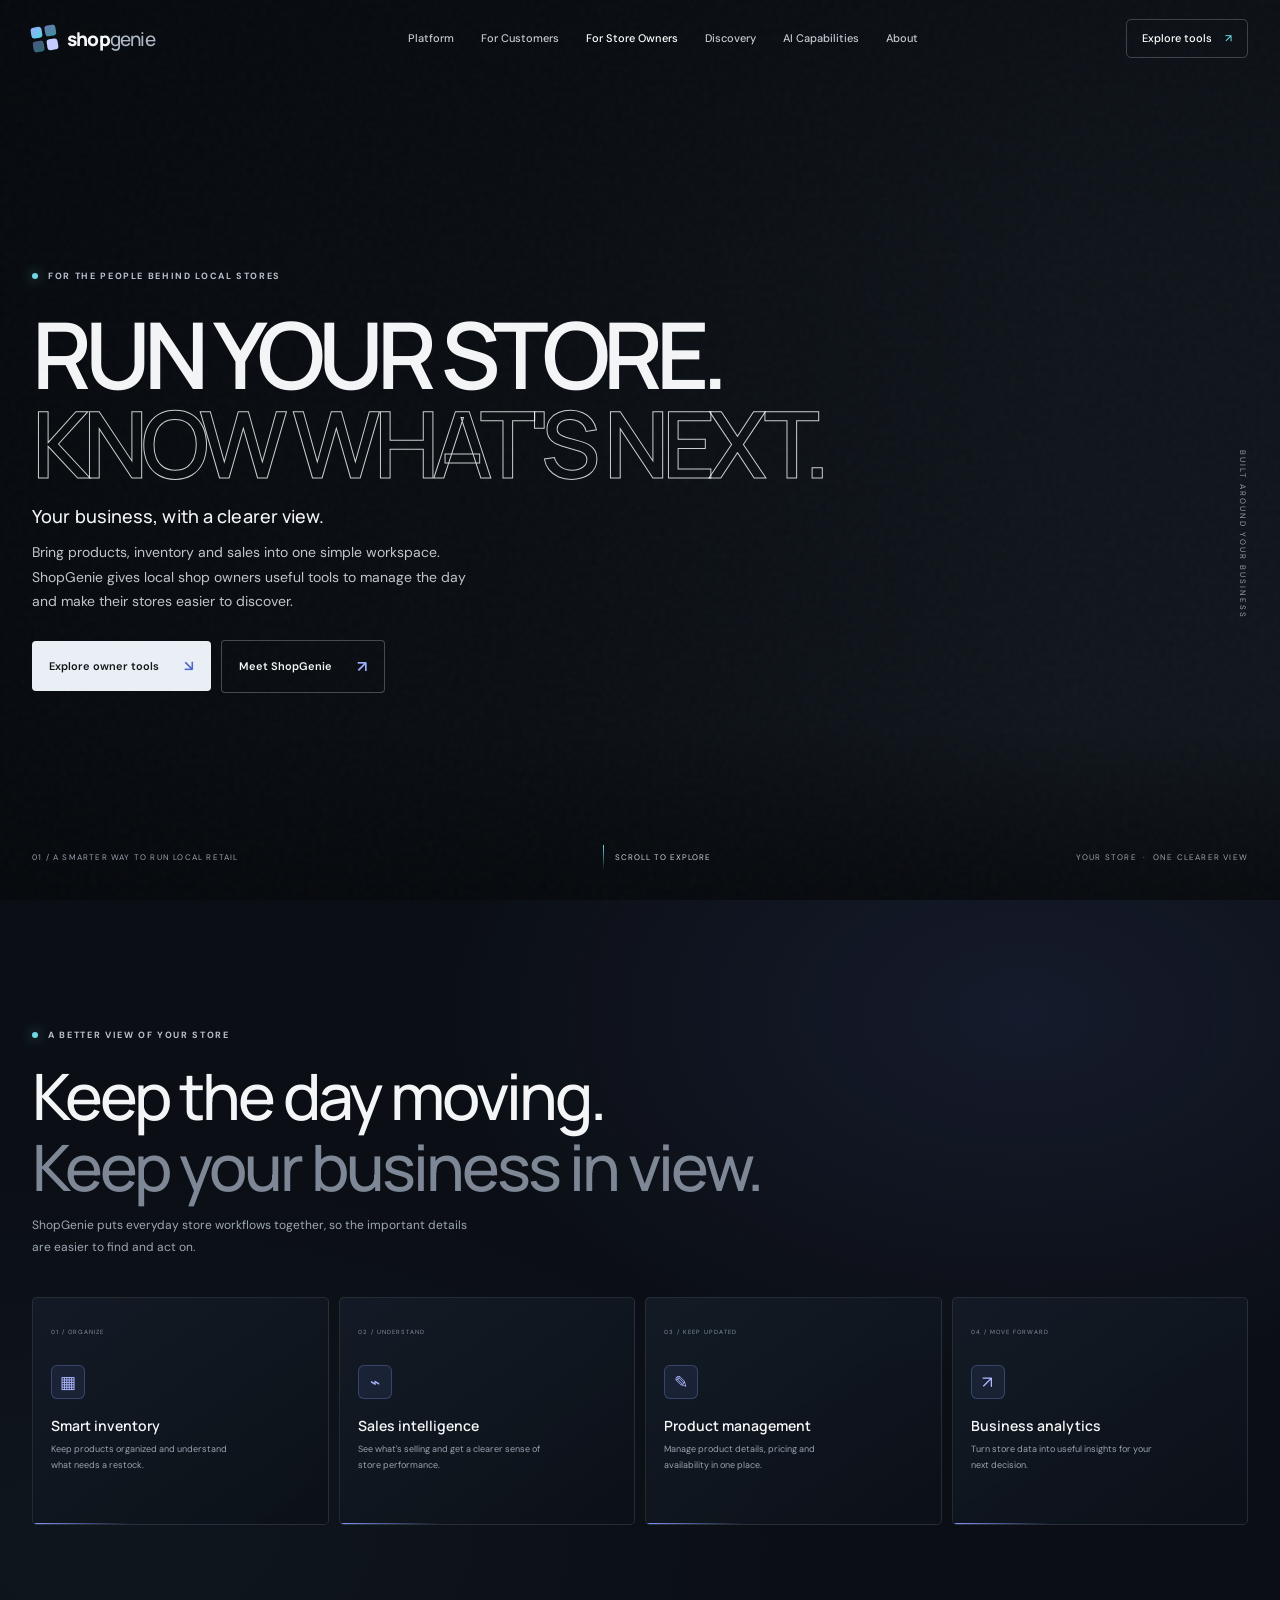
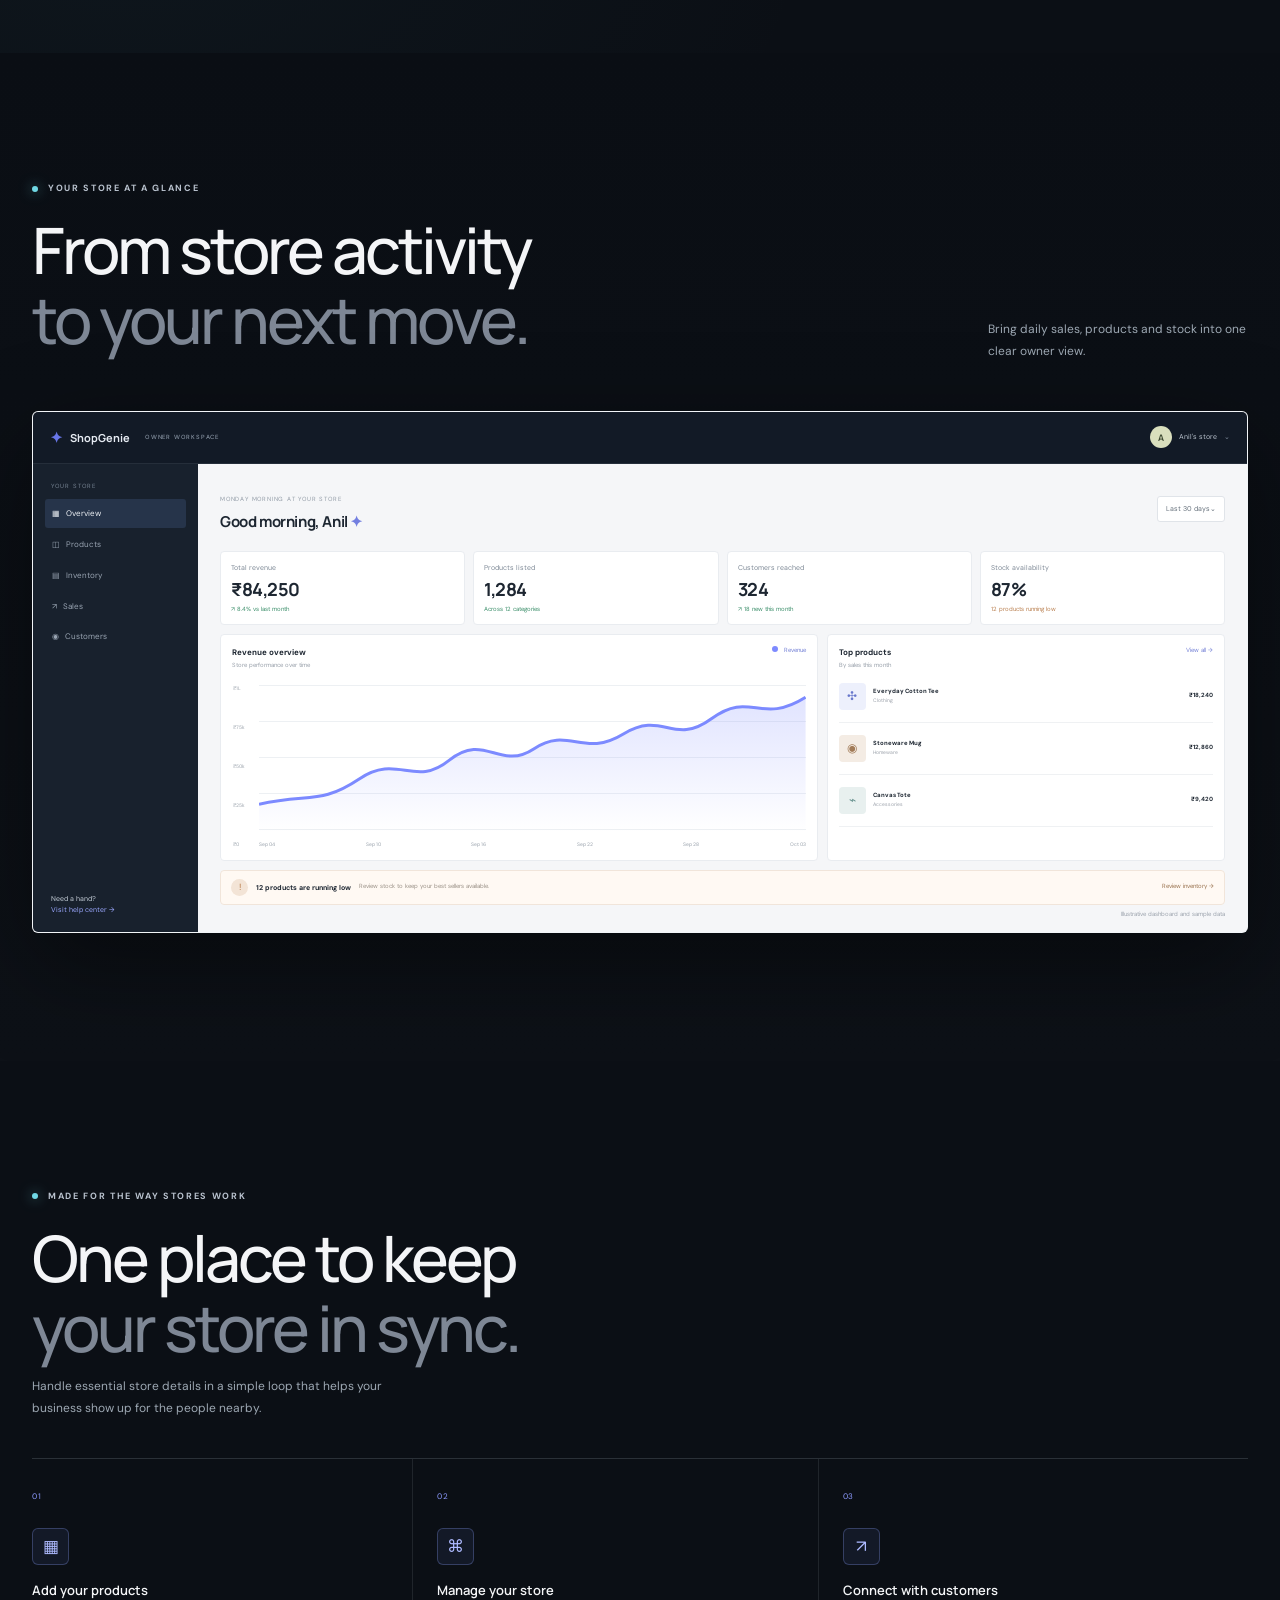
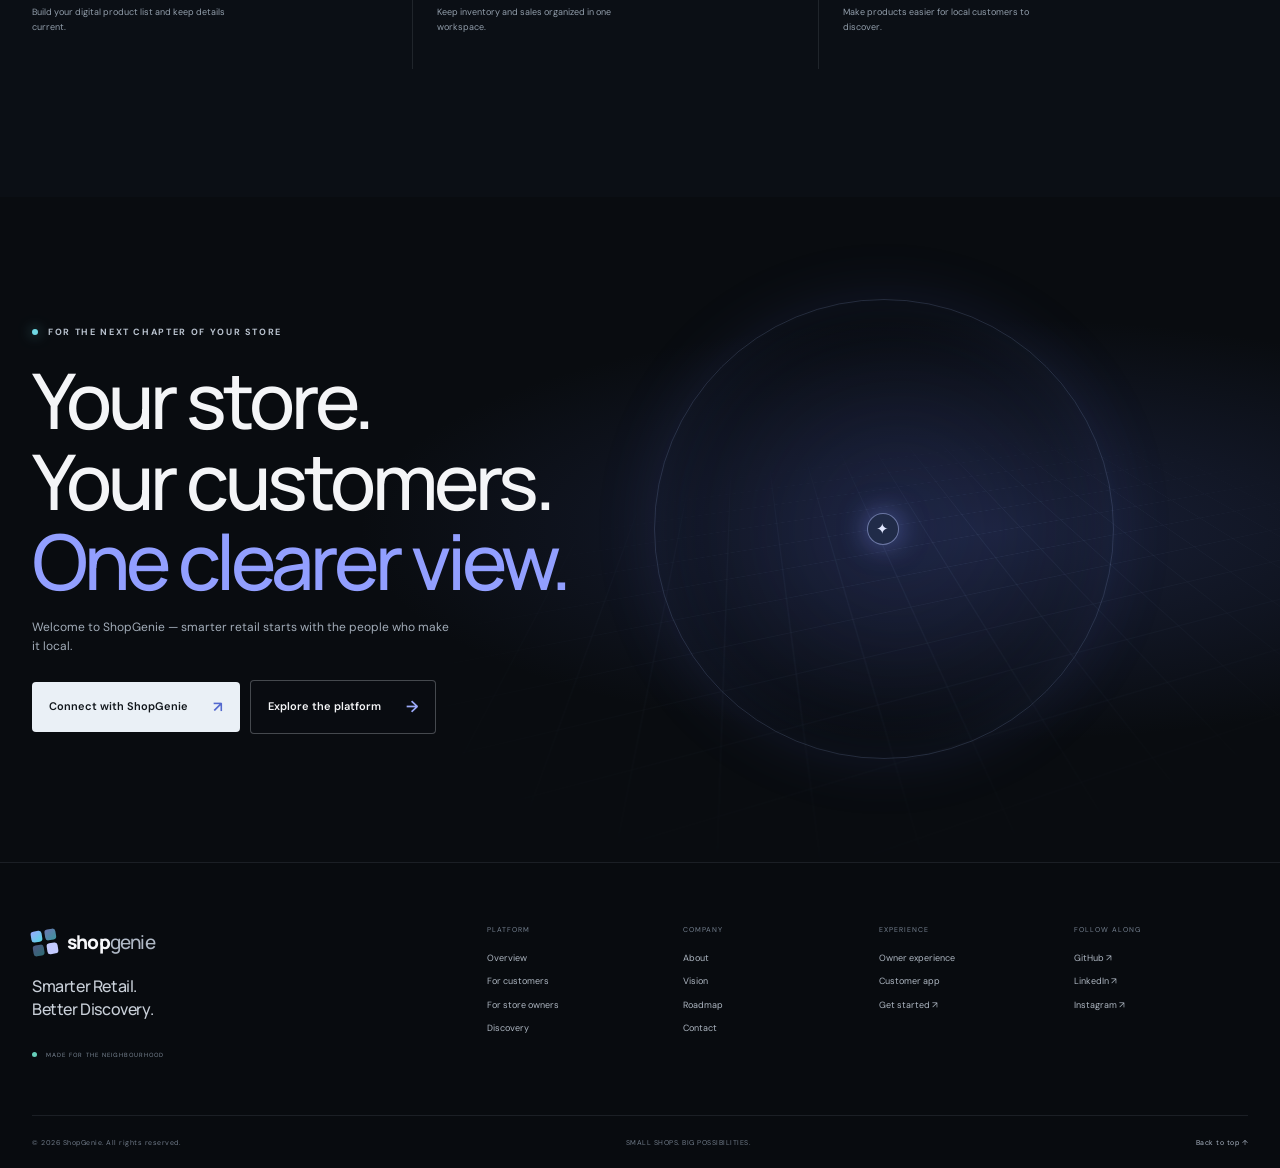
<file: owner.html>
<!doctype html>
<html lang="en">
<head>
  <meta charset="utf-8" />
  <meta name="viewport" content="width=device-width,initial-scale=1" />
  <meta name="theme-color" content="#090c10" />
  <meta name="description" content="Manage products, inventory and sales with ShopGenie for local store owners." />
  <title>For Store Owners — ShopGenie</title>
  <link rel="preconnect" href="https://fonts.googleapis.com">
  <link rel="preconnect" href="https://fonts.gstatic.com" crossorigin>
  <link href="https://fonts.googleapis.com/css2?family=DM+Sans:wght@400;500;600;700&family=Manrope:wght@400;500;600;700;800&display=swap" rel="stylesheet">
  <link rel="stylesheet" href="styles.css" />
  <link rel="stylesheet" href="owner.css" />
</head>
<body class="owner-page">
  <div class="page-grain" aria-hidden="true"></div>
  <header class="site-header" id="top">
    <a class="brand" href="index.html" aria-label="ShopGenie home"><span class="brand-mark"><i></i><i></i><i></i><i></i></span><span>shop<span class="brand-light">genie</span></span></a>
    <button class="menu-toggle" aria-label="Open navigation" aria-expanded="false"><span></span><span></span></button>
    <nav class="nav-links" aria-label="Main navigation">
      <a href="index.html#platform">Platform</a><a href="customer.html">For Customers</a><a class="active-link" href="owner.html">For Store Owners</a><a href="index.html#discovery">Discovery</a><a href="index.html#intelligence">AI Capabilities</a><a href="index.html#vision">About</a>
    </nav>
    <a class="nav-cta" href="#tools">Explore tools <span>↗</span></a>
  </header>
  <main>
    <section class="hero owner-hero scene" data-scene="owner-video" id="home">
      <video class="hero-video scene-media" autoplay muted loop playsinline preload="auto" aria-label="Cinematic ShopGenie store-owner experience background">
        <source src="shopgenie-owner.mp4" type="video/mp4" />
      </video>
      <div class="hero-shade"></div>
      <div class="hero-content wrap">
        <div class="eyebrow hero-enter"><span class="eyebrow-dot"></span> FOR THE PEOPLE BEHIND LOCAL STORES</div>
        <h1 class="hero-enter">Run your store.<br><span>Know what's next.</span></h1>
        <p class="hero-kicker hero-enter">Your business, with a clearer view.</p>
        <p class="hero-copy hero-enter">Bring products, inventory and sales into one simple workspace. ShopGenie gives local shop owners useful tools to manage the day and make their stores easier to discover.</p>
        <div class="hero-actions hero-enter"><a class="button button-primary" href="#tools">Explore owner tools <span>↘</span></a><a class="button button-quiet" href="index.html">Meet ShopGenie <span>↗</span></a></div>
      </div>
      <div class="hero-bottom wrap"><span>01 / A SMARTER WAY TO RUN LOCAL RETAIL</span><a href="#tools" class="scroll-cue"><span class="scroll-line"></span> Scroll to explore</a><span class="hero-location">YOUR STORE&nbsp; · &nbsp;ONE CLEARER VIEW</span></div>
      <div class="hero-side-label">BUILT AROUND YOUR BUSINESS</div>
    </section>

    <section class="owner-intro section-pad scene" id="tools" data-scene="owner-tools-space">
      <div class="owner-aura scene-media"></div><div class="wrap owner-intro-head reveal"><div class="eyebrow"><span class="eyebrow-dot"></span> A BETTER VIEW OF YOUR STORE</div><h2>Keep the day moving.<br><span class="muted">Keep your business in view.</span></h2><p>ShopGenie puts everyday store workflows together, so the important details are easier to find and act on.</p></div>
      <div class="wrap owner-tools-grid">
        <article class="owner-tool-card reveal"><span class="tool-index">01 / ORGANIZE</span><div class="tool-symbol">▦</div><h3>Smart inventory</h3><p>Keep products organized and understand what needs a restock.</p><span class="tool-line"></span></article>
        <article class="owner-tool-card reveal"><span class="tool-index">02 / UNDERSTAND</span><div class="tool-symbol">⌁</div><h3>Sales intelligence</h3><p>See what's selling and get a clearer sense of store performance.</p><span class="tool-line"></span></article>
        <article class="owner-tool-card reveal"><span class="tool-index">03 / KEEP UPDATED</span><div class="tool-symbol">✎</div><h3>Product management</h3><p>Manage product details, pricing and availability in one place.</p><span class="tool-line"></span></article>
        <article class="owner-tool-card reveal"><span class="tool-index">04 / MOVE FORWARD</span><div class="tool-symbol">↗</div><h3>Business analytics</h3><p>Turn store data into useful insights for your next decision.</p><span class="tool-line"></span></article>
      </div>
    </section>

    <section class="owner-dashboard-section section-pad scene" data-scene="owner-dashboard-space">
      <div class="wrap"><div class="owner-dashboard-heading reveal"><div><div class="eyebrow"><span class="eyebrow-dot"></span> YOUR STORE AT A GLANCE</div><h2>From store activity<br><span class="muted">to your next move.</span></h2></div><p>Bring daily sales, products and stock into one clear owner view.</p></div>
        <div class="owner-dashboard reveal"><div class="od-top"><div class="od-brand"><span class="mini-mark">✦</span> ShopGenie <small>OWNER WORKSPACE</small></div><span class="od-account"><i>A</i> Anil's store <b>⌄</b></span></div><div class="od-body"><aside class="od-side"><small>YOUR STORE</small><a class="selected">▦ &nbsp; Overview</a><a>◫ &nbsp; Products</a><a>▤ &nbsp; Inventory</a><a>↗ &nbsp; Sales</a><a>◉ &nbsp; Customers</a><div class="od-help">Need a hand?<br><span>Visit help center →</span></div></aside><div class="od-main"><div class="od-greeting"><div><small>MONDAY MORNING AT YOUR STORE</small><h3>Good morning, Anil <span>✦</span></h3></div><span class="od-date">Last 30 days⌄</span></div><div class="od-metrics"><article><small>Total revenue</small><b>₹84,250</b><span>↗ 8.4% vs last month</span></article><article><small>Products listed</small><b>1,284</b><span>Across 12 categories</span></article><article><small>Customers reached</small><b>324</b><span>↗ 18 new this month</span></article><article><small>Stock availability</small><b>87%</b><span class="od-alert">12 products running low</span></article></div><div class="od-lower"><div class="od-chart"><div class="od-panel-title"><span><b>Revenue overview</b><small>Store performance over time</small></span><i><em></em> Revenue</i></div><div class="od-chart-lines"><span>₹1L</span><span>₹75k</span><span>₹50k</span><span>₹25k</span><span>₹0</span><svg viewBox="0 0 600 180" preserveAspectRatio="none" aria-label="Illustrative revenue trend"><defs><linearGradient id="odfill" x1="0" x2="0" y1="0" y2="1"><stop offset="0" stop-color="#808dff" stop-opacity=".24"/><stop offset="1" stop-color="#808dff" stop-opacity="0"/></linearGradient></defs><path d="M0 146 C55 132 67 147 110 115 S170 127 209 92 S264 106 302 78 S356 90 400 60 S454 76 497 41 S550 50 600 15 L600 180 L0 180Z" fill="url(#odfill)"/><path d="M0 146 C55 132 67 147 110 115 S170 127 209 92 S264 106 302 78 S356 90 400 60 S454 76 497 41 S550 50 600 15" fill="none" stroke="#7c8aff" stroke-width="3" vector-effect="non-scaling-stroke"/></svg><div class="od-months"><span>Sep 04</span><span>Sep 10</span><span>Sep 16</span><span>Sep 22</span><span>Sep 28</span><span>Oct 03</span></div></div></div><div class="od-products"><div class="od-panel-title"><span><b>Top products</b><small>By sales this month</small></span><i>View all →</i></div><article><span class="od-product-art art-tee">✣</span><span><b>Everyday Cotton Tee</b><small>Clothing</small></span><strong>₹18,240</strong></article><article><span class="od-product-art art-mug">◉</span><span><b>Stoneware Mug</b><small>Homeware</small></span><strong>₹12,860</strong></article><article><span class="od-product-art art-tote">⌁</span><span><b>Canvas Tote</b><small>Accessories</small></span><strong>₹9,420</strong></article></div></div><div class="od-stock"><span>!</span><b>12 products are running low</b><small>Review stock to keep your best sellers available.</small><a href="#owner-flow">Review inventory →</a></div><div class="od-sample">Illustrative dashboard and sample data</div></div></div></div>
      </div>
    </section>

    <section class="owner-flow section-pad scene" id="owner-flow" data-scene="owner-workflow">
      <div class="wrap"><div class="owner-flow-title reveal"><div class="eyebrow"><span class="eyebrow-dot"></span> MADE FOR THE WAY STORES WORK</div><h2>One place to keep<br><span class="muted">your store in sync.</span></h2><p>Handle essential store details in a simple loop that helps your business show up for the people nearby.</p></div><div class="owner-steps"><article class="reveal"><span>01</span><div>▦</div><h3>Add your products</h3><p>Build your digital product list and keep details current.</p></article><article class="reveal"><span>02</span><div>⌘</div><h3>Manage your store</h3><p>Keep inventory and sales organized in one workspace.</p></article><article class="reveal"><span>03</span><div>↗</div><h3>Connect with customers</h3><p>Make products easier for local customers to discover.</p></article></div></div>
    </section>

    <section class="owner-final section-pad scene" id="get-started" data-scene="owner-final-environment"><div class="owner-final-art scene-media"><div class="owner-final-grid"></div><div class="owner-final-orbit"></div><div class="owner-final-glow"></div><div class="owner-final-mark">✦</div></div><div class="wrap owner-final-content reveal"><div class="eyebrow"><span class="eyebrow-dot"></span> FOR THE NEXT CHAPTER OF YOUR STORE</div><h2>Your store.<br>Your customers.<br><span>One clearer view.</span></h2><p>Welcome to ShopGenie — smarter retail starts with the people who make it local.</p><div class="hero-actions"><a class="button button-primary" href="mailto:hello@shopgenie.in?subject=ShopGenie%20for%20Store%20Owners">Connect with ShopGenie <span>↗</span></a><a class="button button-quiet" href="index.html">Explore the platform <span>→</span></a></div></div></section>
  </main>
  <footer class="site-footer"><div class="wrap"><div class="footer-main"><div class="footer-brand-col"><a class="brand" href="index.html"><span class="brand-mark"><i></i><i></i><i></i><i></i></span><span>shop<span class="brand-light">genie</span></span></a><p>Smarter Retail.<br>Better Discovery.</p><span class="footer-note"><i></i> MADE FOR THE NEIGHBOURHOOD</span></div><div class="footer-links"><div><small>PLATFORM</small><a href="index.html#platform">Overview</a><a href="customer.html">For customers</a><a href="owner.html">For store owners</a><a href="index.html#discovery">Discovery</a></div><div><small>COMPANY</small><a href="index.html#vision">About</a><a href="index.html#vision">Vision</a><a href="index.html#intelligence">Roadmap</a><a href="mailto:hello@shopgenie.in">Contact</a></div><div><small>EXPERIENCE</small><a href="owner.html">Owner experience</a><a href="customer.html">Customer app</a><a href="#get-started">Get started ↗</a></div><div><small>FOLLOW ALONG</small><a href="https://github.com/" target="_blank" rel="noreferrer">GitHub ↗</a><a href="https://linkedin.com/" target="_blank" rel="noreferrer">LinkedIn ↗</a><a href="https://instagram.com/" target="_blank" rel="noreferrer">Instagram ↗</a></div></div></div><div class="footer-bottom"><span>© 2026 ShopGenie. All rights reserved.</span><span>SMALL SHOPS. BIG POSSIBILITIES.</span><a href="#top">Back to top ↑</a></div></div></footer>
  <script src="script.js"></script>
</body>
</html>
</file>
<file: styles.css>
:root{--bg:#090c10;--panel:#0e131a;--panel2:#121923;--line:rgba(220,231,245,.1);--text:#f4f5f7;--muted:#969fac;--blue:#8290ff;--cyan:#70d8e4;--violet:#aa8cff;--green:#80d4ad;--max:1240px}*{box-sizing:border-box}html{scroll-behavior:smooth;scroll-padding-top:82px}body{margin:0;background:var(--bg);color:var(--text);font-family:'DM Sans',sans-serif;font-size:15px;line-height:1.6;overflow-x:hidden}body:before{content:"";position:fixed;inset:0;pointer-events:none;z-index:-1;background:radial-gradient(ellipse at 48% 0%,rgba(58,75,116,.12),transparent 38%),#090c10}.page-grain{position:fixed;inset:0;z-index:20;pointer-events:none;opacity:.14;background-image:url("data:image/svg+xml,%3Csvg viewBox='0 0 180 180' xmlns='http://www.w3.org/2000/svg'%3E%3Cfilter id='n'%3E%3CfeTurbulence type='fractalNoise' baseFrequency='.8' numOctaves='3' stitchTiles='stitch'/%3E%3C/filter%3E%3Crect width='100%25' height='100%25' filter='url(%23n)' opacity='.18'/%3E%3C/svg%3E")}.wrap{width:min(var(--max),calc(100% - 64px));margin-inline:auto}.site-header{height:78px;position:fixed;z-index:30;top:0;left:0;right:0;display:flex;align-items:center;justify-content:space-between;padding:0 max(32px,calc((100vw - var(--max))/2));border-bottom:1px solid transparent;transition:height .35s,background .35s,border-color .35s,backdrop-filter .35s}.site-header.scrolled{height:66px;background:rgba(9,12,16,.8);backdrop-filter:blur(18px);border-color:rgba(255,255,255,.08)}.brand{display:inline-flex;align-items:center;gap:10px;color:#f6f7fa;text-decoration:none;font:800 19px 'Manrope',sans-serif;letter-spacing:-.8px;white-space:nowrap}.brand-light{font-weight:500;color:#afb8c5}.brand-mark,.core-glyph{width:25px;height:25px;display:grid;grid-template-columns:repeat(2,1fr);gap:3px;transform:rotate(-9deg)}.brand-mark i,.core-glyph i{display:block;border-radius:3px;background:linear-gradient(145deg,#9ba8ff,#54d5df)}.brand-mark i:nth-child(2),.core-glyph i:nth-child(2){opacity:.68}.brand-mark i:nth-child(3),.core-glyph i:nth-child(3){opacity:.48}.brand-mark i:nth-child(4),.core-glyph i:nth-child(4){background:#c3cbff}.nav-links{display:flex;align-items:center;gap:27px;margin-left:45px}.nav-links a,.nav-cta{font-size:11px;font-weight:500;color:#c3c9d2;text-decoration:none;transition:color .2s}.nav-links a:hover,.footer-links a:hover{color:#fff}.nav-cta{padding:10px 15px;border:1px solid rgba(235,240,250,.22);border-radius:5px;color:#fff}.nav-cta span{margin-left:10px;color:var(--cyan)}.menu-toggle{display:none}.hero{height:min(900px,100svh);min-height:680px;position:relative;display:flex;align-items:center;overflow:hidden;background:#131920}.hero-video,.scene-media{position:absolute;inset:0;width:100%;height:100%;object-fit:cover}.hero-video{object-position:center 54%;filter:saturate(.72) brightness(.78);transform:scale(1.015)}.hero-shade{position:absolute;inset:0;background:linear-gradient(90deg,rgba(5,8,12,.83) 0%,rgba(5,8,12,.63) 36%,rgba(5,8,12,.18) 78%,rgba(5,8,12,.18) 100%),linear-gradient(0deg,#090c10 0%,transparent 18%,rgba(7,10,15,.11) 70%,rgba(7,10,15,.5) 100%)}.hero-content{position:relative;z-index:2;padding-top:62px}.eyebrow{font-size:9px;letter-spacing:1.65px;font-weight:700;color:#b9c2ce;display:flex;align-items:center;gap:10px}.eyebrow-dot{width:6px;height:6px;border-radius:50%;background:var(--cyan);box-shadow:0 0 13px rgba(112,216,228,.65)}h1,h2,h3,p{margin-top:0}.hero h1{font:600 clamp(66px,8.7vw,122px)/.96 'Manrope',sans-serif;letter-spacing:-7px;text-transform:uppercase;margin:27px 0 17px;max-width:900px}.hero h1 span{color:transparent;-webkit-text-stroke:1px rgba(255,255,255,.8)}.hero-kicker{font:500 18px 'Manrope',sans-serif;letter-spacing:.1px;margin:0 0 12px}.hero-copy{color:#c0c6ce;max-width:455px;font-size:14px;line-height:1.75;margin-bottom:26px}.hero-actions{display:flex;gap:10px;align-items:center}.button{display:inline-flex;align-items:center;justify-content:center;gap:25px;padding:13px 17px;border-radius:4px;text-decoration:none;font-size:11px;font-weight:600;transition:transform .25s,background .25s,border .25s}.button:hover{transform:translateY(-3px)}.button-primary{background:#eaf0f6;color:#10151a}.button-primary:hover{background:white}.button-primary span{font-size:15px;color:#5368ce}.button-quiet{border:1px solid rgba(241,246,255,.26);color:#f5f6f8;background:rgba(14,20,27,.17)}.button-quiet span{color:#9caafa;font-size:16px}.hero-bottom{position:absolute;bottom:30px;left:50%;transform:translateX(-50%);display:flex;justify-content:space-between;align-items:center;color:#9ba2ae;font-size:8px;letter-spacing:1.2px}.scroll-cue{display:flex;align-items:center;gap:11px;color:#d0d4dc;text-decoration:none;text-transform:uppercase;font-size:8px;letter-spacing:1px}.scroll-line{height:25px;width:1px;background:linear-gradient(var(--cyan),transparent);animation:scrollPulse 1.8s ease-in-out infinite}.hero-side-label{position:absolute;right:31px;top:50%;writing-mode:vertical-rl;color:rgba(234,239,248,.62);font-size:8px;letter-spacing:2px}.hero-enter{animation:heroIn .85s both}.hero-enter:nth-child(2){animation-delay:.11s}.hero-enter:nth-child(3){animation-delay:.23s}.hero-enter:nth-child(4){animation-delay:.31s}.hero-enter:nth-child(5){animation-delay:.4s}@keyframes heroIn{from{opacity:0;transform:translateY(24px)}to{opacity:1;transform:translateY(0)}}@keyframes scrollPulse{0%,100%{opacity:.4;transform:scaleY(.72);transform-origin:top}50%{opacity:1;transform:scaleY(1);transform-origin:top}}.section-pad{padding:128px 0;position:relative;overflow:hidden}.intro{padding-top:137px;padding-bottom:147px}.section-head{display:flex;align-items:flex-end;justify-content:space-between;gap:60px;margin-bottom:62px}.section-head h2,.split-copy h2,.how-heading h2,.apps-heading h2{font:500 clamp(43px,5.1vw,69px)/1.09 'Manrope',sans-serif;letter-spacing:-3.7px;margin:20px 0 0}.muted{color:#7e8795}.section-lede{width:310px;color:#9da6b2;font-size:13px;line-height:1.8;margin-bottom:7px}.scene-glow{position:absolute;pointer-events:none;border-radius:50%;filter:blur(90px);opacity:.17}.glow-blue{width:560px;height:480px;right:-155px;top:6%;background:#3e63d7}.glow-violet{width:640px;height:580px;left:38%;top:10%;background:#6443a8;opacity:.13}.glow-cyan{width:540px;height:510px;left:-190px;top:12%;background:#2b8996;opacity:.15}.ecosystem{height:408px;position:relative;border:1px solid var(--line);border-radius:7px;background:linear-gradient(110deg,rgba(20,29,39,.78),rgba(11,15,21,.78));display:grid;grid-template-columns:1fr 170px 1fr;align-items:center;padding:48px 55px;overflow:hidden}.ecosystem:before{content:"";position:absolute;inset:0;background:linear-gradient(rgba(170,190,218,.025) 1px,transparent 1px),linear-gradient(90deg,rgba(170,190,218,.025) 1px,transparent 1px);background-size:54px 54px;mask-image:linear-gradient(90deg,transparent,#000 20%,#000 80%,transparent)}.eco-orbit{position:absolute;border:1px solid rgba(143,165,213,.13);border-radius:50%;width:460px;height:270px;top:68px;left:calc(50% - 230px);transform:rotate(-19deg)}.orbit-two{width:515px;height:310px;top:45px;left:calc(50% - 257px);transform:rotate(17deg);border-color:rgba(107,200,217,.1)}.eco-core{position:relative;z-index:2;width:140px;height:140px;margin:auto;border-radius:50%;background:radial-gradient(circle at 35% 30%,#243349,#111922 68%);border:1px solid rgba(152,175,255,.43);box-shadow:0 0 65px rgba(88,119,226,.24),inset 0 0 25px rgba(119,162,220,.12);display:flex;flex-direction:column;align-items:center;justify-content:center;gap:8px}.eco-core .core-glyph{width:21px;height:21px}.eco-core strong{font:700 14px 'Manrope';letter-spacing:-.4px}.eco-core small{font-size:6px;letter-spacing:1px;color:#8f9aac}.eco-node{position:relative;z-index:3;width:245px;padding:20px 19px;background:rgba(14,20,28,.92);border:1px solid rgba(210,224,245,.14);border-radius:5px;box-shadow:0 15px 55px rgba(0,0,0,.22)}.eco-owner{justify-self:start}.eco-customer{justify-self:end}.node-icon{width:30px;height:30px;display:grid;place-items:center;border:1px solid rgba(126,147,255,.37);border-radius:7px;color:#abb8ff;font-size:19px;float:right}.node-label{font-size:7px;letter-spacing:1.3px;color:#8f9cac}.eco-node h3{font:600 16px 'Manrope';margin:3px 0 2px}.eco-node p{font-size:10px;color:#9da7b4;margin:0 0 14px}.eco-node ul{list-style:none;padding:0;margin:0;border-top:1px solid var(--line);padding-top:10px;display:grid;gap:5px}.eco-node li{font-size:9px;color:#c4cad3}.eco-node li:before{content:'↗';color:#87d4df;margin-right:8px}.eco-link{position:absolute;left:calc(50% - 84px);width:168px;height:1px;background:linear-gradient(90deg,transparent,rgba(120,205,230,.56),transparent);z-index:1}.link-a{top:43%}.link-b{top:59%;transform:rotate(180deg)}.eco-caption{position:absolute;bottom:17px;left:50%;transform:translateX(-50%);font-size:8px;color:#8793a1;letter-spacing:.7px;white-space:nowrap}.pulse{display:inline-block;background:#68d8c2;width:5px;height:5px;border-radius:50%;margin-right:7px;box-shadow:0 0 9px #68d8c2}.owner-section{background:linear-gradient(180deg,#0c1016,#0b0e13)}.split-layout{display:grid;grid-template-columns:.95fr 1.05fr;gap:85px;align-items:center}.split-copy{position:relative;z-index:2}.split-copy h2{margin:19px 0 18px}.split-copy>p{color:#a3acb8;max-width:430px;font-size:13px;line-height:1.85;margin-bottom:23px}.text-link{display:inline-flex;gap:22px;align-items:center;text-decoration:none;color:#e7eaf0;font-size:11px;font-weight:600;padding-bottom:7px;border-bottom:1px solid rgba(180,194,222,.28)}.text-link span{color:#aab4ff;font-size:15px}.feature-list{margin-top:34px;border-top:1px solid var(--line)}.feature-list article{display:grid;grid-template-columns:35px 1fr 18px;gap:9px;align-items:start;padding:15px 0;border-bottom:1px solid var(--line);transition:padding .25s}.feature-list article:hover{padding-left:6px}.feature-list article>span{font-size:8px;color:#7d8cff;padding-top:3px}.feature-list h3{font:600 12px 'Manrope';margin:0 0 4px}.feature-list p{color:#8993a0;font-size:10px;margin:0}.feature-list article>b{color:#7e8999;font-weight:400;font-size:12px}.phone-stage{height:660px;position:relative;display:grid;place-items:center;perspective:1000px}.stage-halo{position:absolute;width:480px;height:480px;border-radius:50%;background:radial-gradient(circle,rgba(80,98,196,.2),rgba(39,57,106,.07) 50%,transparent 70%);filter:blur(9px)}.phone{position:relative;width:278px;height:568px;border:5px solid #343b44;border-radius:35px;background:#06090d;box-shadow:0 35px 85px rgba(0,0,0,.58),0 0 0 1px rgba(230,239,255,.16);padding:8px;z-index:2;transform:rotateY(-9deg) rotateX(2deg) rotateZ(-2deg);transition:transform .7s cubic-bezier(.2,.7,.2,1)}.phone-stage:hover .phone{transform:rotateY(0) rotateX(0) rotateZ(0) translateY(-7px)}.phone-island{position:absolute;width:83px;height:20px;border-radius:15px;background:#030406;z-index:4;top:10px;left:50%;transform:translateX(-50%)}.phone-screen{height:100%;border-radius:26px;background:#f7f8fa;color:#1b2430;overflow:hidden;padding:29px 15px 0;position:relative;font-family:'DM Sans',sans-serif}.app-top{display:flex;align-items:center;justify-content:space-between}.app-brand{font-size:11px;font-weight:700;display:flex;align-items:center;gap:5px}.mini-mark{color:#6876e8;font-size:15px}.app-brand small{font-size:6px;letter-spacing:.8px;color:#919aa8;margin-left:2px}.avatar{width:24px;height:24px;border-radius:50%;background:#e6e9ff;color:#5263c7;display:grid;place-items:center;font-size:9px;font-weight:700}.greeting{font:600 15px 'Manrope';margin:22px 0 2px;letter-spacing:-.4px}.greeting span{color:#747ee1}.app-date{font-size:8px;color:#9098a4;margin-bottom:15px}.app-metric{background:#fff;border:1px solid #eaedf1;border-radius:8px;padding:11px 12px 8px;box-shadow:0 4px 13px rgba(21,33,54,.04)}.app-metric>small{display:block;color:#8993a0;font-size:7px;letter-spacing:.6px}.app-metric>strong{font:700 23px 'Manrope';display:block;margin:1px 0}.metric-up{font-size:7px;color:#27986b}.metric-up em{font-style:normal;color:#9aa2ad;margin-left:3px}.mini-chart{height:40px;display:flex;align-items:end;gap:7px;border-bottom:1px solid #edf0f3;padding:0 3px;margin-top:5px}.mini-chart i{flex:1;background:linear-gradient(#9faaff,#7585ed);border-radius:2px 2px 0 0;opacity:.78}.app-row-head{display:flex;align-items:center;justify-content:space-between;margin:13px 1px 8px}.app-row-head b{font:700 9px 'Manrope'}.app-row-head span{font-size:7px;color:#6573d6}.app-stats{display:grid;grid-template-columns:1fr 1fr;gap:8px}.app-stats>div{background:white;border:1px solid #eaedf1;border-radius:7px;padding:9px}.app-stats small,.app-stats em{display:block;font-size:6px;color:#8b94a0;font-style:normal}.app-stats b{display:block;font:700 16px 'Manrope';margin:2px 0}.app-stats .warn{color:#cb8550}.app-product{display:flex;align-items:center;gap:8px;background:#fff;border:1px solid #edf0f4;border-radius:7px;padding:6px;margin-bottom:6px}.product-thumb{width:31px;height:31px;border-radius:5px;display:grid;place-items:center;font-size:16px}.shirt{background:#edf0fc;color:#6878cc}.mug{background:#f4ece5;color:#aa7b56}.app-product>span:nth-child(2){flex:1}.app-product b,.app-product small{display:block}.app-product b{font-size:7px}.app-product small{font-size:6px;color:#939ba5}.app-product strong{font-size:7px}.app-tabbar{position:absolute;bottom:0;left:0;right:0;height:43px;background:rgba(255,255,255,.97);border-top:1px solid #e9ebef;display:flex;align-items:center;justify-content:space-around;color:#8b94a0;font-size:13px}.app-tabbar span{display:flex;flex-direction:column;align-items:center;line-height:1}.app-tabbar small{font-size:5px;margin-top:4px}.tag-inventory,.tag-sales{position:absolute;z-index:4;background:rgba(18,25,35,.94);border:1px solid rgba(226,235,249,.15);box-shadow:0 12px 35px rgba(0,0,0,.32);border-radius:5px;display:flex;align-items:center;gap:10px;padding:11px 13px}.tag-inventory{top:19%;right:-4%;animation:float 5s ease-in-out infinite}.tag-icon{width:27px;height:27px;border-radius:5px;background:rgba(132,145,255,.17);color:#abb5ff;display:grid;place-items:center}.float-tag small,.float-tag b{display:block}.float-tag small{font-size:6px;letter-spacing:.8px;color:#8995a4}.float-tag b{font-size:9px;font-weight:600}.green-dot{display:inline-block;width:5px;height:5px;border-radius:50%;background:var(--green);margin-left:4px}.tag-sales{bottom:20%;left:-4%;animation:float 6s ease-in-out infinite reverse}.sales-spark{width:26px;height:26px;display:grid;place-items:center;background:rgba(70,199,158,.14);border-radius:5px;color:#76d7af}.tag-bars{display:flex;gap:3px;align-items:end;height:20px;margin-left:5px}.tag-bars i{width:3px;background:#7891ec;border-radius:2px}.tag-bars i:nth-child(1){height:8px}.tag-bars i:nth-child(2){height:13px}.tag-bars i:nth-child(3){height:10px}.tag-bars i:nth-child(4){height:18px}.tag-bars i:nth-child(5){height:15px}@keyframes float{50%{transform:translateY(-10px)}}.stage-index{position:absolute;bottom:8%;right:2%;font:500 22px 'Manrope';color:rgba(224,232,246,.78)}.stage-index span{font:600 7px 'DM Sans';letter-spacing:1px;color:#84909f;margin-left:5px}.customer-section{background:#0b0e13}.customer-layout{grid-template-columns:1.05fr .95fr}.customer-stage .stage-halo{background:radial-gradient(circle,rgba(31,143,156,.22),rgba(20,75,91,.06) 53%,transparent 71%)}.customer-phone{transform:rotateY(9deg) rotateX(2deg) rotateZ(2deg)}.customer-stage:hover .customer-phone{transform:rotateY(0) rotateX(0) rotateZ(0) translateY(-7px)}.location-pill{font-size:6px;background:#f0f2f6;padding:5px 7px;border-radius:8px;color:#697481}.discover-title{font:500 20px/1.2 'Manrope';letter-spacing:-.7px;margin:24px 0 14px}.discover-title b{font-weight:800}.search-box{height:34px;border-radius:6px;border:1px solid #e3e6eb;background:white;display:flex;align-items:center;gap:7px;padding:0 8px;font-size:8px;color:#4c5663;box-shadow:0 2px 10px rgba(15,28,50,.04)}.search-box>span:first-child{font-size:17px;color:#717de1}.search-box kbd{margin-left:auto;font:6px 'DM Sans';padding:2px 4px;border:1px solid #e9ebee;border-radius:3px;color:#9ba2ad}.filter-row{display:flex;gap:6px;margin:10px 0 16px}.filter-row span{font-size:6px;padding:5px 7px;border:1px solid #e6e9ef;border-radius:9px;color:#7f8995}.filter-row .filter-active{background:#e7eaff;border-color:#d9defc;color:#5765c4}.results-meta{font-size:6px;letter-spacing:.7px;color:#929aa5;display:flex;justify-content:space-between;margin-bottom:7px}.results-meta span{color:#626fd0;letter-spacing:0}.store-result{display:flex;gap:8px;padding:7px 0;border-top:1px solid #eceef1}.shoe-thumb{width:69px;height:75px;border-radius:5px;display:grid;place-items:center;font:700 25px 'Manrope';font-style:italic;overflow:hidden}.shoe-blue{background:radial-gradient(ellipse at 60% 45%,#aebffc,#e7edff 68%);color:#5a6dc6}.shoe-sand{background:radial-gradient(ellipse at 60% 45%,#ddc8ac,#f4e9db 70%);color:#9e7652}.store-info{flex:1;min-width:0}.open-label{font-size:5px;letter-spacing:.4px;color:#7b858f;display:block;margin:1px 0 4px}.open-label i{display:inline-block;width:4px;height:4px;background:#51b98b;border-radius:50%;margin-right:3px}.store-info>b{display:block;font:700 8px 'Manrope'}.store-info>small{display:block;color:#9299a2;font-size:5px;margin:2px 0 7px}.store-info>strong{display:block;font-size:7px}.store-info em{float:right;font-size:5px;color:#6977d6;font-style:normal;font-weight:500}.nearby-foot{font-size:6px;color:#8b94a0;padding:7px 0;text-align:center}.nearby-foot span{color:#6d7ae0;margin-left:3px}.map-float{position:absolute;left:0;top:15%;width:200px;height:144px;border:1px solid rgba(214,231,248,.19);border-radius:7px;background:rgba(13,25,33,.82);box-shadow:0 20px 55px rgba(0,0,0,.35);transform:rotate(-8deg);overflow:hidden}.map-grid{position:absolute;inset:0;background:linear-gradient(rgba(103,190,202,.11) 1px,transparent 1px),linear-gradient(90deg,rgba(103,190,202,.11) 1px,transparent 1px);background-size:22px 22px}.map-road{position:absolute;height:5px;background:rgba(96,161,169,.17);transform:rotate(-35deg);width:130%;left:-10%}.road-a{top:40%}.road-b{top:78%;transform:rotate(31deg)}.road-c{top:20%;left:30%;transform:rotate(73deg);width:85%}.map-pin{position:absolute;z-index:2;color:#fff;font-style:normal;display:grid;place-items:center}.pin-main{left:47%;top:47%;height:26px;width:26px;background:#7786f8;border-radius:50%;box-shadow:0 0 0 7px rgba(119,134,248,.16),0 0 22px rgba(119,134,248,.55)}.pin-one{left:23%;top:23%;font-size:9px;color:#66d3d4}.pin-two{right:19%;bottom:24%;font-size:9px;color:#a590ff}.map-label{position:absolute;bottom:9px;left:9px;font-size:7px;color:#d0dce1}.discovery-steps{display:flex;gap:9px;align-items:center;flex-wrap:wrap;margin:22px 0 24px;color:#bac2cc;font-size:8px}.discovery-steps i{font-style:normal;color:#7987ee}.discovery-section{min-height:670px;display:flex;align-items:center;background:#0a0d12}.discovery-map{position:absolute;inset:0 0 0 31%;opacity:.76;overflow:hidden;mask-image:linear-gradient(90deg,transparent,#000 24%,#000 100%);background:radial-gradient(ellipse at 59% 47%,rgba(40,65,78,.42),rgba(12,19,25,.7) 57%,#0a0d12 83%)}.city-grid{position:absolute;inset:-10%;transform:perspective(600px) rotateX(51deg) rotateZ(-18deg) scale(1.3);background:linear-gradient(rgba(134,173,182,.07) 1px,transparent 1px),linear-gradient(90deg,rgba(134,173,182,.07) 1px,transparent 1px);background-size:54px 54px}.city-block{position:absolute;background:linear-gradient(145deg,rgba(36,62,69,.63),rgba(17,33,41,.89));border:1px solid rgba(117,164,174,.16);box-shadow:inset 0 0 24px rgba(82,146,160,.07);transform:skewY(-20deg) rotate(0)}.block-1{width:135px;height:78px;top:18%;left:38%}.block-2{width:95px;height:102px;top:48%;left:63%}.block-3{width:148px;height:70px;top:69%;left:32%}.block-4{width:117px;height:88px;top:31%;left:78%}.block-5{width:74px;height:112px;top:71%;left:76%}.block-6{width:110px;height:74px;top:17%;left:61%}.city-road{position:absolute;height:1px;background:rgba(90,149,162,.36);transform:rotate(-21deg);width:120%;left:-5%}.road-1{top:42%}.road-2{top:75%;transform:rotate(14deg)}.road-3{top:29%;transform:rotate(64deg);left:23%;width:72%}.map-path{position:absolute;left:41%;top:56%;width:390px;height:130px;border-top:1px dashed rgba(120,214,223,.76);border-radius:50%;transform:rotate(-17deg)}.map-user{position:absolute;left:40%;top:54%;height:13px;width:13px;border-radius:50%;background:#83e1df;box-shadow:0 0 0 10px rgba(131,225,223,.13),0 0 35px #71c9d0}.map-point{position:absolute;display:flex;align-items:center;gap:8px;padding:7px 10px;background:rgba(12,19,26,.91);border:1px solid rgba(199,222,231,.15);border-radius:5px;box-shadow:0 7px 22px rgba(0,0,0,.34);font-size:8px;color:#eff3f7;white-space:nowrap}.map-point>i{width:22px;height:22px;display:grid;place-items:center;border-radius:5px;color:#8fe1e4;background:rgba(106,204,215,.13);font-style:normal}.map-point small{display:block;font-size:6px;color:#939fab}.point-a{left:50%;top:25%}.point-b{left:70%;top:54%}.point-c{left:49%;top:76%}.map-product{position:absolute;left:65%;top:37%;border-radius:5px;background:rgba(24,35,44,.96);border:1px solid rgba(126,216,227,.27);box-shadow:0 0 30px rgba(75,192,209,.13);padding:10px 13px;color:#eff4f7}.map-product span,.map-product b{display:block}.map-product span{font-size:6px;letter-spacing:1px;color:#a4b0bd}.map-product b{font-size:9px;margin-top:3px;font-weight:500}.discovery-copy{position:relative;z-index:2}.discovery-copy h2{font:500 clamp(42px,5vw,66px)/1.1 'Manrope';letter-spacing:-3.3px;margin:21px 0 17px}.discovery-copy>p{font-size:13px;color:#a1acb7;max-width:390px;line-height:1.8}.map-legend{display:flex;gap:18px;margin-top:27px;font-size:8px;color:#b3bdc8}.map-legend span{display:flex;align-items:center;gap:6px}.map-legend i{width:6px;height:6px;border-radius:50%;background:#78d7d8}.map-legend span:nth-child(2) i{background:#9a8dff}.map-legend span:nth-child(3) i{background:#d1ae7f}.ai-section{background:linear-gradient(180deg,#0c1017,#0b0e13);min-height:760px}.ai-field{position:absolute;inset:0 0 0 38%;opacity:.63;overflow:hidden;mask-image:linear-gradient(90deg,transparent,#000 20%,#000)}.ai-ring{position:absolute;border:1px solid rgba(122,151,232,.16);border-radius:50%;left:56%;top:50%;transform:translate(-50%,-50%) rotateX(64deg) rotateZ(-18deg)}.ring-outer{width:700px;height:440px}.ring-mid{width:535px;height:340px;border-color:rgba(116,210,221,.19)}.ring-inner{width:350px;height:220px;border-color:rgba(174,142,255,.3)}.ai-orb{position:absolute;left:56%;top:50%;transform:translate(-50%,-50%);width:142px;height:142px;border-radius:50%;display:grid;place-items:center;background:radial-gradient(circle at 36% 29%,#354d79,#161b39 64%,#111424);border:1px solid rgba(153,167,255,.6);box-shadow:0 0 50px rgba(109,117,255,.24),inset -13px -14px 35px rgba(23,11,57,.75),inset 7px 8px 26px rgba(166,186,255,.2);font:700 32px 'Manrope';letter-spacing:-3px;color:#e3e9ff}.ai-orb:after{content:"";position:absolute;width:54px;height:54px;border-radius:50%;background:rgba(150,181,255,.18);filter:blur(14px);top:13px;left:19px}.ai-orb i{position:absolute;bottom:-17px;left:50%;height:50px;width:1px;background:linear-gradient(#a8a8ff,transparent)}.ai-ray{position:absolute;width:170px;height:1px;background:linear-gradient(90deg,transparent,rgba(123,190,225,.44),transparent);left:56%;top:50%;transform-origin:left}.ray-1{transform:rotate(-31deg) translateX(64px)}.ray-2{transform:rotate(149deg) translateX(65px)}.ray-3{transform:rotate(27deg) translateX(64px)}.ray-4{transform:rotate(207deg) translateX(65px)}.ai-node{position:absolute;padding:7px 10px;border:1px solid rgba(194,207,243,.17);background:rgba(14,20,35,.78);border-radius:3px;color:#bbc6d5;font-size:8px}.ai-node-1{left:69%;top:24%}.ai-node-2{left:39%;top:32%}.ai-node-3{left:74%;top:68%}.ai-node-4{left:38%;top:69%}.ai-content{position:relative;z-index:2}.ai-content .section-head{margin-bottom:40px}.ai-cards{display:grid;grid-template-columns:repeat(4,1fr);gap:10px}.ai-cards article{position:relative;min-height:220px;padding:20px 18px;background:linear-gradient(145deg,rgba(22,28,40,.94),rgba(15,19,28,.9));border:1px solid rgba(215,228,246,.1);border-radius:5px;transition:transform .35s,border-color .35s}.ai-cards article:hover{transform:translateY(-6px);border-color:rgba(137,159,255,.4)}.ai-icon{display:grid;place-items:center;width:34px;height:34px;border-radius:6px;border:1px solid rgba(131,153,255,.26);background:rgba(97,116,214,.11);color:#aab7ff;font-size:18px;margin-bottom:25px}.ai-cards small{font-size:7px;letter-spacing:1px;color:#8491a3}.ai-cards h3{font:600 14px 'Manrope';margin:8px 0}.ai-cards p{font-size:10px;color:#9ba5b2;line-height:1.7;margin:0;max-width:200px}.card-arrow{position:absolute;right:17px;top:20px;color:#8c99a9;font-size:13px}.roadmap-note{font-size:8px;color:#788391;margin-top:14px}.dashboard-section{background:#0b0f15}.dashboard{border:1px solid rgba(212,225,245,.15);border-radius:6px;display:grid;grid-template-columns:190px 1fr;background:#f5f6f9;color:#19212c;min-height:512px;overflow:hidden;box-shadow:0 30px 100px rgba(0,0,0,.4);transform:perspective(1400px) rotateX(2deg);transition:transform .6s}.dashboard:hover{transform:perspective(1400px) rotateX(0) translateY(-4px)}.dash-sidebar{background:#111823;color:#d5dce5;padding:19px 13px;position:relative}.dash-logo{font:700 11px 'Manrope';display:flex;align-items:center;gap:7px;margin-bottom:23px}.dash-logo .mini-mark{font-size:15px}.dash-store{display:flex;align-items:center;gap:8px;padding:8px;background:#1b2533;border:1px solid rgba(231,239,255,.08);border-radius:4px;margin-bottom:22px}.store-avatar{height:25px;width:25px;border-radius:4px;background:#c9d2ae;color:#28311f;display:grid;place-items:center;font:700 10px 'Manrope'}.dash-store span:nth-child(2){flex:1}.dash-store b,.dash-store small{display:block}.dash-store b{font-size:7px}.dash-store small{font-size:6px;color:#8794a3}.dash-store i{font-size:8px;color:#8390a1;font-style:normal}.dash-label{display:block;font-size:6px;letter-spacing:1px;color:#6f7c8c;margin:0 0 9px 6px}.dash-sidebar>a{display:block;padding:8px 7px;margin:2px 0;color:#919eac;font-size:8px;text-decoration:none;border-radius:3px}.dash-sidebar>a.dash-active{background:#232f43;color:#e7ebf2}.dash-help{position:absolute;bottom:18px;left:18px;color:#cad1da;font-size:7px;line-height:1.7}.dash-help span{color:#8f9aff}.dash-main{padding:24px 25px 15px}.dash-top{display:flex;justify-content:space-between;align-items:center;margin-bottom:20px}.dash-top small{font-size:6px;color:#8b95a2;letter-spacing:.8px}.dash-top h3{font:700 16px 'Manrope';margin:3px 0 0;letter-spacing:-.4px}.dash-top h3 span{color:#777ee3}.dash-top button{background:white;border:1px solid #e0e3e8;border-radius:3px;padding:6px 8px;font:500 7px 'DM Sans';color:#58616d}.dash-kpis{display:grid;grid-template-columns:repeat(4,1fr);gap:9px}.dash-kpis>div{background:white;border:1px solid #eaecf0;border-radius:4px;padding:11px 10px}.dash-kpis small{font-size:7px;color:#7c8794;display:block}.dash-kpis small span{float:right;color:#aab2bd}.dash-kpis strong{font:700 18px 'Manrope';display:block;letter-spacing:-.5px;margin:5px 0}.dash-kpis em{font-style:normal;color:#318e69;font-size:6px}.dash-kpis .kpi-warn{color:#c58554}.dash-panels{display:grid;grid-template-columns:1.6fr 1fr;gap:10px;margin-top:11px}.chart-panel,.top-products{background:#fff;border:1px solid #eaecf0;border-radius:4px;padding:12px}.panel-heading{display:flex;justify-content:space-between;align-items:start}.panel-heading b,.panel-heading small{display:block}.panel-heading b{font-size:8px}.panel-heading small{font-size:6px;color:#99a0aa;margin-top:2px}.chart-key{font-size:6px;color:#78828f}.chart-key i{display:inline-block;background:#818cff;width:6px;height:6px;border-radius:50%;margin-right:4px}.chart-area{height:170px;display:flex;gap:8px;margin-top:12px}.y-labels{display:flex;flex-direction:column;justify-content:space-between;font-size:5px;color:#9ba2ab;padding-bottom:18px}.chart-plot{position:relative;flex:1}.chart-guides{position:absolute;inset:0 0 18px;display:flex;flex-direction:column;justify-content:space-between}.chart-guides i{width:100%;height:1px;background:#eef0f3}.chart-plot svg{position:absolute;inset:0 0 18px;width:100%;height:calc(100% - 18px);overflow:visible}.x-labels{position:absolute;bottom:0;left:0;right:0;display:flex;justify-content:space-between;font-size:5px;color:#9ba2ab}.tiny-link{font-size:6px;color:#6975d2}.top-item{display:flex;align-items:center;gap:7px;padding:13px 0;border-bottom:1px solid #eff0f3}.rank{font-size:6px;color:#a0a7b1}.product-dot{height:27px;width:27px;border-radius:4px;display:grid;place-items:center;font-size:12px}.dot-a{background:#edf0fc;color:#707bcd}.dot-b{background:#f3eee7;color:#a9845f}.dot-c{background:#e9f1f1;color:#6b9e9f}.top-item>span:nth-child(3){flex:1}.top-item b,.top-item small{display:block}.top-item b{font-size:6px}.top-item small{font-size:5px;color:#9da3ac}.top-item strong{font-size:6px}.low-stock{display:flex;align-items:center;gap:9px;background:#fff9f3;border:1px solid #f1e5d9;border-radius:4px;padding:9px 11px;margin-top:10px}.low-icon{width:18px;height:18px;display:grid;place-items:center;border-radius:50%;background:#f4e4d4;color:#b77743;font-size:10px}.low-stock>span:nth-child(2){flex:1}.low-stock b,.low-stock small{display:block}.low-stock b{font-size:7px}.low-stock small{font-size:6px;color:#999086}.low-stock>a{font-size:6px;color:#98714d;text-decoration:none}.illustrative{text-align:right;font-size:6px;color:#9ca3ae;margin-top:5px}.how-section{background:linear-gradient(180deg,#0c1016,#0b0f14)}.how-heading{display:flex;align-items:end;justify-content:space-between;gap:40px;margin-bottom:75px}.how-heading h2{margin-top:18px}.how-heading>p{max-width:230px;color:#9da7b2;font-size:12px;margin-bottom:6px}.timeline{position:relative;display:grid;grid-template-columns:repeat(5,1fr);gap:20px}.timeline-line{height:1px;position:absolute;left:0;right:0;top:22px;background:linear-gradient(90deg,#7483ea,rgba(131,150,218,.13))}.timeline-line span{position:absolute;left:0;top:-2px;width:6px;height:5px;border-radius:50%;background:#9ca8ff;box-shadow:0 0 12px #8597ff}.timeline-item{position:relative;padding-top:55px}.timeline-num{position:absolute;top:0;left:0;width:45px;height:45px;display:grid;place-items:center;border:1px solid rgba(131,152,242,.36);border-radius:50%;background:#111722;color:#b2bdff;font:600 12px 'Manrope';z-index:1}.timeline-icon{width:33px;height:33px;border:1px solid rgba(191,206,228,.12);border-radius:5px;display:grid;place-items:center;color:#a1adbb;font-size:14px;margin:6px 0 16px}.timeline-item>small{font-size:6px;letter-spacing:1px;color:#8390a0}.timeline-item h3{font:600 13px 'Manrope';margin:6px 0}.timeline-item p{font-size:9px;color:#8f9aa7;max-width:155px;line-height:1.65;margin:0}.apps-section{background:#0a0e13;min-height:850px}.apps-heading{text-align:center;position:relative;z-index:2}.apps-heading .eyebrow{justify-content:center}.apps-heading h2{margin:18px 0 12px}.apps-heading>p{font-size:12px;color:#a0a9b5}.apps-visual{height:510px;position:relative;display:flex;align-items:center;justify-content:center;perspective:1000px}.app-line{position:absolute;left:25%;right:25%;top:50%;height:1px;background:linear-gradient(90deg,transparent,rgba(123,140,249,.45),rgba(111,206,221,.48),transparent)}.app-orb{position:absolute;z-index:2;left:50%;top:50%;transform:translate(-50%,-50%);width:74px;height:74px;border-radius:50%;display:grid;place-items:center;background:#131d2c;border:1px solid rgba(158,175,255,.5);box-shadow:0 0 45px rgba(118,138,254,.26)}.app-orb .core-glyph{width:21px;height:21px}.app-preview{position:absolute;width:355px;height:344px;border:1px solid rgba(211,224,244,.17);background:linear-gradient(145deg,rgba(23,31,43,.96),rgba(13,18,26,.95));border-radius:6px;box-shadow:0 28px 75px rgba(0,0,0,.38);overflow:hidden}.owner-preview{left:calc(50% - 390px);transform:rotateY(9deg) rotateZ(-2deg) translateY(14px);border-top:2px solid rgba(124,139,255,.72)}.customer-preview{right:calc(50% - 390px);transform:rotateY(-9deg) rotateZ(2deg) translateY(-5px);border-top:2px solid rgba(98,205,215,.74)}.preview-top{height:44px;border-bottom:1px solid rgba(217,229,248,.09);display:flex;align-items:center;gap:9px;padding:0 14px;color:#9da8b6;font-size:7px;letter-spacing:.8px}.preview-mark{display:grid;place-items:center;width:19px;height:19px;color:#b3bdff;background:rgba(133,150,255,.15);border-radius:4px;font-size:11px}.preview-top i{margin-left:auto;font-style:normal;font-size:13px;color:#99a8fd}.preview-copy{padding:22px 21px}.preview-copy>small{font-size:6px;letter-spacing:1px;color:#8793a3}.preview-copy h3{font:500 24px/1.2 'Manrope';letter-spacing:-1px;margin:9px 0 16px;color:#f3f5f8}.preview-stat{display:flex;justify-content:space-between;align-items:center;border-top:1px solid rgba(224,234,248,.1);padding-top:11px;color:#9da8b6;font-size:8px}.preview-stat b{color:#eef1f7;font:600 10px 'Manrope'}.preview-stat i{font:500 7px 'DM Sans';color:#75d6ac;margin-left:5px}.preview-bars{height:78px;display:flex;align-items:end;gap:9px;border-bottom:1px solid rgba(223,231,245,.1);padding:0 5px}.preview-bars i{flex:1;background:linear-gradient(#8995ff,#616dc9);opacity:.78;border-radius:2px 2px 0 0}.preview-bars i:nth-child(1){height:28%}.preview-bars i:nth-child(2){height:47%}.preview-bars i:nth-child(3){height:39%}.preview-bars i:nth-child(4){height:68%}.preview-bars i:nth-child(5){height:50%}.preview-bars i:nth-child(6){height:76%}.preview-bars i:nth-child(7){height:60%}.preview-bars i:nth-child(8){height:94%}.preview-bars i:nth-child(9){height:72%}.preview-bars i:nth-child(10){height:100%}.preview-bars i:nth-child(11){height:84%}.preview-bars i:nth-child(12){height:100%}.preview-list{display:flex;gap:14px;margin-top:12px}.preview-list span{font-size:6px;color:#8190a0}.preview-list b{display:block;color:#c6ceda;font-size:7px;font-weight:500;margin-top:3px}.preview-search{height:34px;padding:9px 10px;background:rgba(245,248,253,.06);border:1px solid rgba(218,229,244,.1);border-radius:4px;color:#8995a3;font-size:8px;margin-bottom:10px}.preview-nearby{display:flex;align-items:center;gap:8px;padding:8px 0;border-top:1px solid rgba(221,230,245,.09)}.preview-product{height:35px;width:40px;border-radius:4px}.preview-product.blue{background:radial-gradient(ellipse,#687ec9,#28334c)}.preview-product.sand{background:radial-gradient(ellipse,#a88964,#3e342a)}.preview-nearby>span:nth-child(2){flex:1}.preview-nearby b,.preview-nearby small{display:block}.preview-nearby b{font-size:8px;color:#e0e4eb}.preview-nearby small{font-size:6px;color:#8d99a7}.preview-nearby strong{font-size:8px;color:#d9e3ed}.app-labels{display:flex;justify-content:center;gap:240px;position:relative;z-index:4}.app-labels a{color:#e0e5ee;text-decoration:none;font-size:10px;border-top:1px solid var(--line);padding-top:12px;min-width:145px}.app-labels a span{font-size:7px;color:#8493a8;margin-right:8px}.app-labels a b{float:right;color:#96a3ff;font-weight:400}.vision-section{min-height:790px;display:flex;align-items:center;background:#090d12}.vision-world{position:absolute;inset:0 0 0 29%;overflow:hidden;mask-image:linear-gradient(90deg,transparent,#000 35%);opacity:.72}.world-grid{position:absolute;inset:0;background:linear-gradient(rgba(117,153,181,.055) 1px,transparent 1px),linear-gradient(90deg,rgba(117,153,181,.055) 1px,transparent 1px);background-size:52px 52px;transform:perspective(600px) rotateX(57deg) rotateZ(-20deg) scale(1.4);transform-origin:center}.world-globe{position:absolute;width:370px;height:370px;border-radius:50%;left:55%;top:52%;transform:translate(-50%,-50%);background:radial-gradient(circle at 34% 28%,rgba(69,112,150,.58),rgba(24,46,65,.82) 51%,rgba(13,23,34,.94) 74%);border:1px solid rgba(114,175,210,.38);box-shadow:inset -35px -12px 55px rgba(0,0,0,.67),inset 15px 8px 30px rgba(123,183,215,.2),0 0 85px rgba(64,141,183,.13);overflow:hidden}.world-globe:before{content:"";position:absolute;inset:0;background:linear-gradient(145deg,transparent 25%,rgba(88,141,171,.17) 26%,transparent 29%,transparent 49%,rgba(88,141,171,.17) 50%,transparent 53%,transparent 71%,rgba(88,141,171,.14) 72%,transparent 75%);opacity:.8}.globe-lat,.globe-lon{position:absolute;inset:22% -10%;border:1px solid rgba(128,194,221,.24);border-radius:50%;transform:rotate(-20deg)}.globe-lat{inset:36% -10%;transform:rotate(21deg)}.globe-lon{inset:0 28%;transform:rotate(24deg)}.globe-node{position:absolute;width:7px;height:7px;border-radius:50%;background:#8be0e0;box-shadow:0 0 13px #8be0e0}.node-1{left:30%;top:32%}.node-2{left:63%;top:26%;background:#aea1ff;box-shadow:0 0 13px #aea1ff}.node-3{left:55%;top:64%}.node-4{left:25%;top:66%;background:#aea1ff;box-shadow:0 0 13px #aea1ff}.node-5{left:75%;top:49%}.globe-core{position:absolute;left:50%;top:50%;transform:translate(-50%,-50%);color:#d7e6fc;font-size:30px;text-shadow:0 0 25px #82c2df}.world-ring{position:absolute;left:55%;top:52%;transform:translate(-50%,-50%) rotateX(67deg) rotateZ(-23deg);border:1px solid rgba(128,196,225,.31);border-radius:50%}.world-ring-a{width:540px;height:250px}.world-ring-b{width:650px;height:330px;border-color:rgba(162,146,252,.2)}.world-label{position:absolute;font-size:7px;letter-spacing:1.2px;color:#a8b8c9;border:1px solid rgba(191,212,229,.16);padding:6px 9px;background:rgba(13,22,32,.61)}.label-1{left:46%;top:20%}.label-2{left:71%;top:72%}.label-3{left:81%;top:40%}.vision-content{position:relative;z-index:2}.vision-content h2{font:500 clamp(45px,5.6vw,75px)/1.06 'Manrope';letter-spacing:-4px;margin:22px 0}.vision-content h2 span{color:#93a0ff}.vision-content>p{font-size:13px;line-height:1.8;color:#a3aeb9;max-width:400px}.principles{display:grid;grid-template-columns:repeat(3,1fr);gap:18px;margin-top:67px;max-width:730px}.principles article{border-top:1px solid rgba(209,223,241,.2);padding-top:13px}.principles article>span{font-size:7px;color:#8d9afa}.principles h3{font:600 11px 'Manrope';margin:10px 0 5px}.principles p{font-size:8px;line-height:1.65;color:#8994a1;margin:0;max-width:175px}.roadmap-section{background:linear-gradient(180deg,#0b0f15,#0c1015)}.roadmap-track{position:relative;display:grid;grid-template-columns:repeat(3,1fr);gap:35px;padding-top:37px}.road-progress{position:absolute;left:0;right:0;top:8px;height:1px;background:linear-gradient(90deg,#8792f8 0 31%,rgba(166,180,211,.22) 31%)}.road-stop{position:relative;padding:22px 20px;background:linear-gradient(145deg,rgba(19,25,34,.95),rgba(14,18,26,.85));border:1px solid rgba(212,224,242,.1);border-radius:4px;min-height:234px}.road-dot{position:absolute;top:-34px;left:20px;height:9px;width:9px;border-radius:50%;background:#5b6472;border:2px solid #0b0f15;box-shadow:0 0 0 1px rgba(170,185,209,.24)}.road-stop.current .road-dot{background:#91a0ff;box-shadow:0 0 0 1px rgba(170,185,209,.4),0 0 16px rgba(135,150,255,.7)}.road-stop>small{font-size:7px;letter-spacing:1.2px;color:#8792a1}.road-stop h3{font:600 28px 'Manrope';letter-spacing:-1px;margin:7px 0}.road-status{display:inline-block;font-size:6px;letter-spacing:.8px;color:#bdacf9;padding:4px 6px;background:rgba(160,137,243,.1);border:1px solid rgba(160,137,243,.18);border-radius:2px}.status-live{color:#8adab8;background:rgba(96,203,157,.09);border-color:rgba(96,203,157,.19)}.road-stop ul{list-style:none;padding:0;margin:19px 0 0;display:grid;grid-template-columns:1fr 1fr;gap:7px}.road-stop li{font-size:9px;color:#adb6c2}.road-stop li:before{content:'↗';color:#8290ff;margin-right:7px;font-size:8px}.final-cta{min-height:675px;display:flex;align-items:center;background:#090c10}.cta-geometry{position:absolute;inset:0;overflow:hidden;opacity:.9;background:radial-gradient(ellipse at 72% 48%,rgba(55,77,136,.3),transparent 49%)}.cta-plane{position:absolute;border:1px solid rgba(139,165,211,.18);transform:perspective(600px) rotateX(62deg) rotateZ(-23deg);background:linear-gradient(rgba(140,174,210,.05) 1px,transparent 1px),linear-gradient(90deg,rgba(140,174,210,.05) 1px,transparent 1px);background-size:46px 46px}.plane-a{width:820px;height:510px;right:-10%;top:10%}.plane-b{width:690px;height:410px;right:3%;top:22%;border-color:rgba(124,212,218,.16)}.cta-ring{position:absolute;width:480px;height:480px;border-radius:50%;border:1px solid rgba(147,163,231,.2);right:16%;top:50%;transform:translateY(-50%);box-shadow:0 0 70px rgba(85,106,198,.13),inset 0 0 55px rgba(68,91,178,.12)}.cta-glow{position:absolute;width:300px;height:300px;right:23%;top:35%;background:#4756b2;filter:blur(105px);opacity:.18}.cta-pin{position:absolute;right:calc(16% + 226px);top:calc(50% - 22px);display:grid;place-items:center;width:44px;height:44px;border-radius:50%;background:#1d2942;border:1px solid rgba(175,186,255,.57);color:#dce2ff;box-shadow:0 0 32px rgba(124,137,255,.55);font-size:17px}.cta-content{position:relative;z-index:2}.cta-content h2{font:500 clamp(51px,6.3vw,83px)/1.04 'Manrope';letter-spacing:-4.7px;margin:23px 0 16px}.cta-content h2 span{color:#919eff}.cta-content>p{font-size:13px;color:#a2acb8;margin-bottom:24px}.site-footer{background:#080b0f;border-top:1px solid rgba(220,231,246,.09);padding:61px 0 0}.footer-main{display:grid;grid-template-columns:1fr 2fr;gap:75px;padding-bottom:51px}.footer-brand-col>p{font:500 16px/1.4 'Manrope';letter-spacing:-.4px;color:#c9d0d9;margin:20px 0}.footer-note{font-size:6px;letter-spacing:1px;color:#7d8997}.footer-note i{display:inline-block;width:5px;height:5px;border-radius:50%;background:#66cfba;margin-right:6px}.footer-links{display:grid;grid-template-columns:repeat(4,1fr);gap:22px}.footer-links>div{display:flex;flex-direction:column;align-items:start;gap:9px}.footer-links small{font-size:7px;letter-spacing:1px;color:#758190;margin-bottom:7px}.footer-links a{font-size:9px;color:#aeb7c2;text-decoration:none;transition:color .2s}.footer-bottom{border-top:1px solid rgba(220,231,246,.09);height:53px;display:flex;justify-content:space-between;align-items:center;font-size:7px;letter-spacing:.5px;color:#707b89}.footer-bottom a{color:#aeb9c8;text-decoration:none}.reveal{opacity:0;transform:translateY(22px);transition:opacity .8s ease,transform .8s cubic-bezier(.2,.7,.2,1)}.reveal.in-view{opacity:1;transform:translateY(0)}.ai-cards .reveal:nth-child(2),.timeline-item:nth-of-type(3){transition-delay:.08s}::selection{background:rgba(124,143,255,.45);color:white}@media(max-width:1050px){.nav-links{gap:15px;margin-left:10px}.nav-links a{font-size:10px}.split-layout{gap:38px}.ecosystem{padding:35px 28px}.eco-node{width:215px}.tag-inventory{right:-1%}.tag-sales{left:-1%}.app-preview{width:320px}.owner-preview{left:calc(50% - 350px)}.customer-preview{right:calc(50% - 350px)}}@media(max-width:800px){.wrap{width:min(100% - 44px,var(--max))}.site-header{padding:0 22px}.menu-toggle{display:flex;flex-direction:column;gap:5px;width:34px;height:34px;align-items:center;justify-content:center;background:transparent;border:1px solid rgba(230,238,250,.18);border-radius:4px;z-index:2}.menu-toggle span{width:13px;height:1px;background:#e5e9ef;transition:transform .2s}.menu-toggle[aria-expanded=true] span:first-child{transform:translateY(3px) rotate(45deg)}.menu-toggle[aria-expanded=true] span:last-child{transform:translateY(-3px) rotate(-45deg)}.nav-links{position:absolute;top:65px;left:12px;right:12px;margin:0;padding:13px;display:none;background:rgba(10,14,20,.97);backdrop-filter:blur(18px);border:1px solid var(--line);border-radius:5px;flex-direction:column;align-items:stretch;gap:0}.nav-links.open{display:flex}.nav-links a{padding:12px 10px;border-bottom:1px solid rgba(220,230,245,.07);font-size:12px}.nav-cta{margin-left:auto;margin-right:10px;font-size:10px}.hero{min-height:690px;height:92svh}.hero-video{object-position:55% center}.hero h1{letter-spacing:-4px;font-size:clamp(62px,12vw,95px)}.hero-side-label{right:12px}.hero-bottom{width:calc(100% - 44px);bottom:23px}.hero-location{display:none}.section-pad{padding:96px 0}.section-head{display:block;margin-bottom:43px}.section-head .section-lede{margin:20px 0 0;width:min(420px,100%)}.ecosystem{height:auto;min-height:610px;grid-template-columns:1fr;grid-template-rows:auto 150px auto;gap:9px;padding:30px 20px 45px}.eco-node{width:min(100%,400px);justify-self:center}.eco-core{grid-row:2;grid-column:1;width:118px;height:118px}.eco-owner{grid-row:1;grid-column:1}.eco-customer{grid-row:3;grid-column:1}.eco-orbit{width:270px;height:200px;left:calc(50% - 135px);top:34%}.orbit-two{width:300px;height:220px;left:calc(50% - 150px);top:32%}.eco-link{left:50%;top:42%;width:1px;height:34px;background:linear-gradient(transparent,rgba(120,205,230,.56),transparent)}.link-b{top:60%;transform:none}.eco-caption{bottom:13px}.split-layout,.customer-layout{grid-template-columns:1fr;gap:36px}.owner-section .split-copy{order:1}.owner-stage{order:2}.phone-stage{height:610px}.phone{width:264px;height:540px}.phone-stage .tag-inventory{right:3%;top:14%}.phone-stage .tag-sales{left:3%;bottom:13%}.customer-layout .customer-stage{order:2}.customer-layout .split-copy{order:1}.customer-stage .map-float{left:1%;top:16%;transform:scale(.85) rotate(-8deg);transform-origin:left}.discovery-section{min-height:790px;align-items:flex-start;padding-top:90px}.discovery-map{inset:35% 0 0 0;mask-image:linear-gradient(180deg,transparent,#000 13%,#000)}.map-point.point-a{left:13%;top:37%}.map-point.point-b{left:50%;top:55%}.map-point.point-c{left:18%;top:75%}.map-product{left:56%;top:28%}.map-user{left:30%;top:57%}.map-path{left:25%;top:58%;width:280px}.ai-section{padding-bottom:75px}.ai-field{inset:16% 0 auto 0;height:300px;opacity:.42;mask-image:linear-gradient(180deg,#000,transparent)}.ai-ring{left:50%;top:48%}.ai-orb{left:50%;top:48%;width:104px;height:104px;font-size:25px}.ring-outer{width:440px;height:290px}.ring-mid{width:335px;height:215px}.ring-inner{width:230px;height:150px}.ai-node{font-size:6px;padding:5px 7px}.ai-node-1{left:65%;top:14%}.ai-node-2{left:14%;top:30%}.ai-node-3{left:68%;top:69%}.ai-node-4{left:10%;top:68%}.ai-cards{grid-template-columns:repeat(2,1fr)}.dashboard{grid-template-columns:130px 1fr}.dash-main{padding:20px 14px}.dash-sidebar{padding:16px 9px}.dash-panels{grid-template-columns:1fr}.top-products{display:none}.dash-kpis{grid-template-columns:repeat(2,1fr)}.low-stock>a{display:none}.timeline{grid-template-columns:1fr;gap:0;padding-left:26px}.timeline-line{left:7px;right:auto;top:0;bottom:0;width:1px;height:auto;background:linear-gradient(#8291f5,rgba(131,150,218,.13))}.timeline-line span{left:-2px;top:0}.timeline-item{padding:4px 0 28px 43px;min-height:100px}.timeline-num{width:34px;height:34px;font-size:9px;left:-36px;top:0}.timeline-icon{display:none}.timeline-item>small{font-size:6px}.timeline-item h3{margin:5px 0}.timeline-item p{max-width:320px}.how-heading{display:block;margin-bottom:47px}.how-heading>p{margin-top:17px}.apps-section{min-height:1030px}.apps-visual{height:750px;display:block}.app-line{height:300px;width:1px;left:50%;right:auto;top:22%;background:linear-gradient(transparent,rgba(123,140,249,.45),rgba(111,206,221,.48),transparent)}.app-orb{top:50%;width:60px;height:60px}.owner-preview,.customer-preview{left:50%;right:auto;width:min(380px,100%);height:300px;transform:translateX(-50%);}.owner-preview{top:4%;transform:translateX(-50%) rotateZ(-1deg)}.customer-preview{top:57%;transform:translateX(-50%) rotateZ(1deg)}.preview-copy{padding:17px}.preview-copy h3{font-size:21px;margin:6px 0 10px}.preview-bars{height:54px}.app-labels{gap:25px;margin-top:-4px}.app-labels a{min-width:120px}.vision-section{min-height:900px;align-items:flex-start}.vision-world{inset:28% 0 0 0;mask-image:linear-gradient(180deg,transparent,#000 18%)}.world-globe{width:300px;height:300px;left:57%;top:55%}.world-ring-a{width:440px;height:200px}.world-ring-b{width:520px;height:260px}.label-1{left:15%;top:22%}.label-2{left:50%;top:78%}.label-3{left:74%;top:35%}.principles{margin-top:42px;grid-template-columns:1fr;gap:12px;max-width:470px}.principles article{display:grid;grid-template-columns:25px 1fr;column-gap:10px;padding-top:10px}.principles article>span{grid-row:span 2}.principles h3{margin:0 0 3px}.principles p{max-width:none}.roadmap-track{grid-template-columns:1fr;gap:12px;padding:0 0 0 18px}.road-progress{top:5px;bottom:5px;left:4px;right:auto;width:1px;height:auto;background:linear-gradient(#8792f8,rgba(166,180,211,.22))}.road-stop{min-height:0;padding:16px}.road-dot{left:-20px;top:21px}.road-stop ul{grid-template-columns:1fr 1fr;margin-top:12px}.final-cta{min-height:640px}.cta-geometry{opacity:.6}.plane-a{right:-80%;width:700px}.plane-b{right:-50%;width:600px}.cta-ring{right:-20%;width:410px;height:410px}.cta-pin{right:calc(5% + 180px)}.footer-main{grid-template-columns:1fr;gap:42px}.footer-links{grid-template-columns:repeat(4,1fr);gap:13px}.footer-bottom span:nth-child(2){display:none}}@media(max-width:520px){.wrap{width:calc(100% - 38px)}.site-header{height:66px;padding:0 19px}.site-header.scrolled{height:60px}.brand{font-size:17px}.nav-cta{padding:8px 10px}.hero{height:92svh;min-height:640px}.hero-video{object-position:59% center}.hero-shade{background:linear-gradient(90deg,rgba(5,8,12,.76),rgba(5,8,12,.33)),linear-gradient(0deg,#090c10,transparent 33%,rgba(7,10,15,.31))}.hero-content{padding-top:42px}.hero h1{font-size:59px;letter-spacing:-3.8px;margin:24px 0 15px}.hero-kicker{font-size:15px}.hero-copy{font-size:12px;max-width:340px}.hero-actions{gap:8px}.button{font-size:9px;gap:12px;padding:12px}.hero-bottom{width:calc(100% - 38px);font-size:6px;letter-spacing:.7px}.scroll-cue{font-size:7px}.hero-side-label{display:none}.section-pad{padding:82px 0}.section-head h2,.split-copy h2,.how-heading h2,.apps-heading h2{font-size:43px;letter-spacing:-2.6px}.eyebrow{font-size:8px;letter-spacing:1.25px}.section-lede{font-size:12px}.intro{padding-top:91px}.ecosystem{padding:22px 14px 42px;min-height:603px}.eco-node{padding:15px}.eco-node li{font-size:8px}.eco-node p{font-size:9px}.eco-node ul{gap:4px}.phone-stage{height:570px}.phone{width:245px;height:505px;border-radius:31px}.phone-screen{border-radius:23px;padding-inline:12px}.tag-inventory{right:-3%!important}.tag-sales{left:-3%!important}.float-tag{padding:9px}.float-tag small{font-size:5px}.float-tag b{font-size:8px}.map-float{width:170px;height:125px;left:-1%!important}.customer-stage .phone{width:242px;height:500px}.discovery-section{min-height:730px}.discovery-copy h2{font-size:42px;letter-spacing:-2.6px}.map-legend{gap:11px;flex-wrap:wrap}.map-legend span{font-size:7px}.ai-cards{gap:7px}.ai-cards article{min-height:205px;padding:15px 12px}.ai-cards h3{font-size:12px}.ai-cards p{font-size:9px}.ai-cards small{font-size:6px}.dashboard{grid-template-columns:1fr;transform:none}.dash-sidebar{display:none}.dash-main{padding:17px 11px}.dash-top h3{font-size:13px}.dash-top button{font-size:6px}.dash-kpis{gap:6px}.dash-kpis>div{padding:8px}.dash-kpis strong{font-size:15px}.dash-kpis em{font-size:5px}.chart-panel{padding:9px}.chart-area{height:145px}.how-heading h2{font-size:45px}.timeline{padding-left:23px}.apps-section{min-height:995px}.apps-heading h2{font-size:46px}.apps-visual{height:700px}.app-preview{width:100%;height:292px}.owner-preview{top:3%}.customer-preview{top:57%}.preview-copy h3{font-size:20px}.preview-top{font-size:6px}.preview-nearby b{font-size:7px}.app-labels{gap:13px}.app-labels a{min-width:0;width:50%;font-size:9px}.vision-content h2{font-size:46px;letter-spacing:-2.8px}.vision-section{min-height:870px}.world-globe{width:260px;height:260px;left:57%}.world-ring-a{width:370px;height:180px}.world-ring-b{width:430px;height:230px}.world-label{font-size:5px;padding:5px 6px}.label-1{left:6%}.label-2{left:41%;top:78%}.label-3{left:70%;top:30%}.roadmap-track{gap:10px}.road-stop{padding:14px}.road-stop h3{font-size:24px}.road-stop li{font-size:8px}.cta-content h2{font-size:54px;letter-spacing:-3.4px}.cta-content>p{font-size:12px}.final-cta .hero-actions{align-items:flex-start;flex-direction:column}.final-cta .button{min-width:180px;justify-content:space-between}.footer-links{grid-template-columns:repeat(2,1fr);row-gap:30px}.site-footer{padding-top:48px}.footer-main{padding-bottom:34px}.footer-bottom{font-size:6px}.footer-bottom a{font-size:7px}}@media(prefers-reduced-motion:reduce){*,*:before,*:after{scroll-behavior:auto!important;animation-duration:.01ms!important;animation-iteration-count:1!important;transition-duration:.01ms!important}.reveal{opacity:1;transform:none}}
</file>
<file: customer.css>
.customer-hero .hero-video{object-position:center 52%;filter:saturate(.82) brightness(.8)}.customer-hero .hero-shade{background:linear-gradient(90deg,rgba(5,8,12,.8),rgba(5,8,12,.5) 42%,rgba(5,8,12,.12) 82%),linear-gradient(0deg,#090c10 0%,transparent 19%,rgba(7,10,15,.12) 72%,rgba(7,10,15,.46))}.customer-hero h1{font-size:clamp(62px,8.2vw,112px)}.active-link{color:#fff!important}.customer-discover{min-height:740px;display:flex;align-items:center;background:#0b0f14}.customer-map-art{inset:0 0 0 42%;overflow:hidden;opacity:.8;mask-image:linear-gradient(90deg,transparent,#000 20%,#000)}.customer-map-grid{position:absolute;inset:-10%;transform:perspective(550px) rotateX(53deg) rotateZ(-19deg) scale(1.2);background:linear-gradient(rgba(132,172,191,.08) 1px,transparent 1px),linear-gradient(90deg,rgba(132,172,191,.08) 1px,transparent 1px);background-size:50px 50px}.customer-street{position:absolute;height:1px;background:rgba(110,184,198,.3);width:120%;left:-8%;transform:rotate(-22deg)}.street-one{top:35%}.street-two{top:67%;transform:rotate(17deg)}.street-three{top:50%;left:25%;width:80%;transform:rotate(71deg)}.customer-map-user{position:absolute;left:42%;top:47%;width:14px;height:14px;border-radius:50%;background:#8be1e1;box-shadow:0 0 0 11px rgba(139,225,225,.12),0 0 30px rgba(139,225,225,.8)}.customer-map-pin{position:absolute;display:grid;place-items:center;width:29px;height:29px;border-radius:50% 50% 50% 4px;transform:rotate(-45deg);background:linear-gradient(140deg,#929cff,#6470d1);color:white;box-shadow:0 8px 22px rgba(0,0,0,.3);font-size:14px}.customer-map-pin.pin-left{left:28%;top:25%}.customer-map-pin.pin-right{left:72%;top:64%;background:linear-gradient(140deg,#74d6dc,#3e9da9)}.customer-map-card{position:absolute;left:52%;top:27%;padding:13px 16px;display:flex;flex-direction:column;gap:4px;background:rgba(14,21,29,.94);border:1px solid rgba(220,235,247,.16);border-radius:5px;box-shadow:0 16px 40px rgba(0,0,0,.32)}.customer-map-card small{font-size:6px;letter-spacing:1px;color:#91a0ad}.customer-map-card b{font:600 11px 'Manrope';color:#eff3f7}.customer-map-card span{font-size:7px;color:#9faab5}.customer-map-card i{color:#9ca8ff;font-style:normal;margin-left:8px}.customer-discover-layout{display:grid;grid-template-columns:1fr .9fr;gap:70px;align-items:center;position:relative;z-index:2}.customer-discover-copy h2,.customer-flow-head h2{font:500 clamp(42px,5vw,64px)/1.1 'Manrope';letter-spacing:-3px;margin:19px 0 17px}.customer-discover-copy>p{max-width:420px;font-size:13px;color:#a3adb8;line-height:1.8}.customer-search-demo{display:flex;align-items:center;gap:10px;max-width:400px;margin-top:25px;height:46px;border:1px solid rgba(221,232,245,.17);border-radius:5px;background:rgba(17,24,33,.89);padding:0 12px;color:#e5eaf1;font-size:10px}.search-lens{font-size:18px;color:#9ba6ff}.search-filter{margin-left:auto;padding:6px 8px;border:1px solid rgba(220,230,247,.1);border-radius:3px;color:#abb4c0;font-size:8px}.customer-quick-points{display:flex;flex-wrap:wrap;gap:17px;margin-top:17px}.customer-quick-points span{font-size:8px;color:#9da8b4}.customer-quick-points i{font-style:normal;color:#84dbd9;margin-right:5px}.nearby-list{border:1px solid rgba(222,233,246,.14);border-radius:6px;background:linear-gradient(145deg,rgba(20,28,39,.96),rgba(12,17,24,.96));padding:19px;box-shadow:0 22px 65px rgba(0,0,0,.28)}.nearby-list-head{display:flex;align-items:center;justify-content:space-between;margin-bottom:13px}.nearby-list-head small,.nearby-list-head b{display:block}.nearby-list-head small{font-size:6px;letter-spacing:1.15px;color:#8794a3}.nearby-list-head b{font:600 13px 'Manrope';margin-top:4px}.nearby-count{font-size:7px;color:#9aa5b2}.nearby-count i,.nearby-store-info>small i{display:inline-block;width:5px;height:5px;border-radius:50%;background:#72d1ab;margin-right:4px}.nearby-store-card{display:flex;gap:12px;padding:12px 0;border-top:1px solid rgba(218,230,244,.1)}.nearby-product{width:93px;height:92px;flex:none;border-radius:4px;display:grid;place-items:center;font:italic 700 25px 'Manrope';color:#e5e9f6}.product-sneaker{background:radial-gradient(ellipse at 52% 55%,#6d82d1,#26334d 57%,#1a2331)}.product-sport{background:radial-gradient(ellipse at 52% 55%,#b69a75,#4b3d31 59%,#28241f)}.nearby-store-info{flex:1;min-width:0;padding-top:2px}.nearby-store-info>small{font-size:6px;letter-spacing:.55px;color:#94a0ac}.nearby-store-info h3{font:600 12px 'Manrope';margin:5px 0 2px}.nearby-store-info p{font-size:8px;color:#8e9aa8;margin:0 0 11px}.nearby-store-info p span{color:#586574;margin:0 3px}.nearby-store-info>div{display:flex;align-items:center;justify-content:space-between}.nearby-store-info>div b{font:600 11px 'Manrope';color:#eef2f7}.nearby-store-info a{font-size:7px;color:#a6b0ff;text-decoration:none}.results-disclaimer{padding-top:9px;border-top:1px solid rgba(218,230,244,.08);text-align:right;font-size:6px;color:#71808e}.customer-flow{background:linear-gradient(180deg,#0d1118,#0a0e13)}.customer-flow-head{display:flex;align-items:flex-end;justify-content:space-between;gap:40px;margin-bottom:54px}.customer-flow-head>p{max-width:250px;margin:0 0 7px;color:#9ba6b3;font-size:12px}.customer-flow-grid{display:grid;grid-template-columns:repeat(4,1fr);border:1px solid rgba(221,232,245,.1);background:rgba(16,22,31,.52)}.customer-flow-grid article{position:relative;min-height:242px;padding:23px 20px;border-right:1px solid rgba(221,232,245,.1);transition:background .25s,transform .25s}.customer-flow-grid article:last-child{border:0}.customer-flow-grid article:hover{background:rgba(45,58,83,.22);transform:translateY(-3px)}.flow-number{font-size:8px;color:#8897ff;letter-spacing:.8px}.flow-symbol{display:grid;place-items:center;width:43px;height:43px;border:1px solid rgba(138,156,255,.25);border-radius:7px;margin:27px 0 22px;color:#b0bbff;font-size:21px;background:rgba(91,109,197,.1)}.customer-flow-grid article>small{font-size:6px;letter-spacing:.8px;color:#8592a1}.customer-flow-grid h3{font:600 13px 'Manrope';margin:7px 0}.customer-flow-grid p{font-size:9px;line-height:1.65;color:#8e9aa7;max-width:160px;margin:0}.customer-end{min-height:610px;display:flex;align-items:center;background:#090d12;overflow:hidden}.customer-end-art{inset:0;overflow:hidden;background:radial-gradient(ellipse at 72% 52%,rgba(54,79,143,.26),transparent 48%)}.end-horizon{position:absolute;left:43%;right:-10%;bottom:12%;height:36%;transform:perspective(450px) rotateX(62deg);background:linear-gradient(rgba(137,171,215,.09) 1px,transparent 1px),linear-gradient(90deg,rgba(137,171,215,.09) 1px,transparent 1px);background-size:44px 44px;mask-image:linear-gradient(transparent,#000)}.end-orbit{position:absolute;left:73%;top:51%;transform:translate(-50%,-50%) rotateX(67deg) rotateZ(-22deg);border:1px solid rgba(146,174,233,.24);border-radius:50%}.orbit-a{width:460px;height:230px}.orbit-b{width:600px;height:310px;border-color:rgba(113,205,216,.18)}.end-glow{position:absolute;left:67%;top:31%;width:190px;height:190px;border-radius:50%;background:#5668d6;filter:blur(85px);opacity:.2}.end-star{position:absolute;left:calc(73% - 15px);top:calc(51% - 17px);width:32px;height:32px;display:grid;place-items:center;border-radius:50%;background:#202c49;border:1px solid rgba(190,200,255,.5);color:#e0e6ff;box-shadow:0 0 26px rgba(134,151,255,.55)}.customer-end-content{position:relative;z-index:2}.customer-end-content h2{font:500 clamp(48px,6vw,77px)/1.07 'Manrope';letter-spacing:-4px;margin:21px 0 16px}.customer-end-content h2 span{color:#97a2ff}.customer-end-content>p{font-size:12px;color:#a1abb7;max-width:420px;margin-bottom:24px}.customer-page .footer-main{grid-template-columns:1fr 2fr}
@media(max-width:800px){.customer-hero .hero-video{object-position:58% center}.customer-discover{min-height:950px;align-items:flex-start}.customer-map-art{inset:35% 0 0 0;mask-image:linear-gradient(180deg,transparent,#000 12%,#000)}.customer-discover-layout{grid-template-columns:1fr;gap:35px}.customer-discover-copy h2,.customer-flow-head h2{font-size:47px}.customer-flow-head{display:block;margin-bottom:35px}.customer-flow-head>p{margin-top:15px}.customer-flow-grid{grid-template-columns:repeat(2,1fr)}.customer-flow-grid article:nth-child(2){border-right:0}.customer-flow-grid article:nth-child(-n+2){border-bottom:1px solid rgba(221,232,245,.1)}.customer-end{min-height:560px}.end-horizon{left:14%;right:-30%;bottom:6%}.end-orbit{left:68%}.end-star{left:calc(68% - 15px)}}
@media(max-width:520px){.customer-hero .hero-video{object-position:61% center}.customer-hero h1{font-size:57px;letter-spacing:-3.6px}.customer-discover{min-height:900px}.customer-discover-copy h2,.customer-flow-head h2{font-size:41px;letter-spacing:-2.7px}.customer-quick-points{gap:11px}.customer-quick-points span{font-size:7px}.nearby-list{padding:13px}.nearby-product{width:72px;height:76px}.nearby-store-info h3{font-size:10px}.nearby-store-info p{font-size:7px}.nearby-store-info a{font-size:6px}.customer-flow-grid article{padding:17px 13px;min-height:215px}.flow-symbol{margin:22px 0 17px}.customer-flow-grid h3{font-size:11px}.customer-flow-grid p{font-size:8px}.customer-end-content h2{font-size:50px;letter-spacing:-3.1px}.customer-end-content .hero-actions{align-items:flex-start;flex-direction:column}.customer-end-content .button{min-width:200px;justify-content:space-between}.customer-page .footer-main{grid-template-columns:1fr}}
</file>
<file: owner.css>
.owner-hero .hero-video{object-position:center 51%;filter:saturate(.75) brightness(.76)}.owner-hero .hero-shade{background:linear-gradient(90deg,rgba(5,8,12,.82),rgba(5,8,12,.56) 43%,rgba(5,8,12,.16) 83%),linear-gradient(0deg,#090c10 0%,transparent 19%,rgba(7,10,15,.12) 72%,rgba(7,10,15,.46))}.owner-hero h1{font-size:clamp(58px,7.2vw,100px)}.owner-page .active-link{color:#fff!important}.owner-intro{background:#0b0f15}.owner-aura{inset:0;background:radial-gradient(ellipse at 80% 15%,rgba(79,95,175,.15),transparent 40%),radial-gradient(ellipse at 10% 85%,rgba(52,105,119,.08),transparent 42%)}.owner-intro-head{position:relative;z-index:1}.owner-intro-head h2,.owner-dashboard-heading h2,.owner-flow-title h2{font:500 clamp(43px,5vw,65px)/1.1 'Manrope';letter-spacing:-3px;margin:19px 0 13px}.owner-intro-head>p,.owner-dashboard-heading>p,.owner-flow-title>p{font-size:12px;line-height:1.8;color:#9da8b3;max-width:440px}.owner-tools-grid{position:relative;z-index:1;display:grid;grid-template-columns:repeat(4,1fr);gap:10px;margin-top:39px}.owner-tool-card{position:relative;min-height:228px;padding:19px 18px;background:linear-gradient(145deg,rgba(20,28,39,.91),rgba(12,17,24,.96));border:1px solid rgba(220,232,246,.11);border-radius:5px;overflow:hidden;transition:transform .3s,border-color .3s}.owner-tool-card:hover{transform:translateY(-5px);border-color:rgba(133,154,255,.39)}.tool-index{font-size:6px;letter-spacing:1px;color:#8491a1}.tool-symbol{margin:24px 0 17px;width:34px;height:34px;display:grid;place-items:center;color:#aeb9ff;border:1px solid rgba(135,153,255,.28);border-radius:6px;background:rgba(100,119,204,.11);font-size:17px}.owner-tool-card h3{font:600 14px 'Manrope';margin:0 0 7px}.owner-tool-card p{font-size:9px;line-height:1.7;color:#98a3b0;max-width:190px;margin:0}.tool-line{position:absolute;left:0;bottom:0;width:34%;height:1px;background:linear-gradient(90deg,#8493ff,transparent)}.owner-dashboard-section{background:linear-gradient(180deg,#0a0e14,#0d1117)}.owner-dashboard-heading{display:flex;align-items:flex-end;justify-content:space-between;gap:40px;margin-bottom:42px}.owner-dashboard-heading>p{max-width:260px;margin:0 0 6px}.owner-dashboard{overflow:hidden;border:1px solid rgba(221,233,248,.16);border-radius:6px;background:#f5f6f8;color:#1d2631;box-shadow:0 32px 100px rgba(0,0,0,.43);transform:perspective(1400px) rotateX(2deg);transition:transform .5s}.owner-dashboard:hover{transform:perspective(1400px) rotateX(0) translateY(-4px)}.od-top{height:52px;background:#121a26;border-bottom:1px solid rgba(224,235,248,.09);color:#e6ebf2;display:flex;justify-content:space-between;align-items:center;padding:0 17px}.od-brand{font:700 11px 'Manrope';display:flex;align-items:center;gap:7px}.od-brand .mini-mark{font-size:15px}.od-brand small{font:500 6px 'DM Sans';letter-spacing:.8px;color:#8995a4;margin-left:8px}.od-account{display:flex;align-items:center;gap:7px;font-size:7px;color:#bbc4cf}.od-account i{width:22px;height:22px;display:grid;place-items:center;border-radius:50%;background:#d9dfbd;color:#404c34;font:700 9px 'Manrope';font-style:normal}.od-account b{font-weight:400;color:#7f8b9a}.od-body{display:grid;grid-template-columns:165px 1fr;min-height:430px}.od-side{position:relative;background:#18212d;padding:18px 12px;color:#cad2dc}.od-side>small{font-size:6px;letter-spacing:1px;color:#778493;margin:0 0 8px 6px;display:block}.od-side>a{display:block;color:#99a4b2;text-decoration:none;font-size:8px;padding:8px 7px;border-radius:3px;margin:2px 0}.od-side>a.selected{background:#26344a;color:#eff2f6}.od-help{position:absolute;bottom:16px;left:18px;font-size:7px;color:#c5ced8;line-height:1.7}.od-help span{color:#9ba8ff}.od-main{padding:20px 22px 13px}.od-greeting{display:flex;justify-content:space-between;align-items:center;margin-bottom:16px}.od-greeting small{font-size:6px;letter-spacing:.8px;color:#929ba6}.od-greeting h3{font:700 15px 'Manrope';letter-spacing:-.4px;margin:3px 0}.od-greeting h3 span{color:#737fe0}.od-date{border:1px solid #e0e4e9;background:white;border-radius:3px;padding:6px 8px;font-size:7px;color:#65707b}.od-metrics{display:grid;grid-template-columns:repeat(4,1fr);gap:8px}.od-metrics article{background:#fff;border:1px solid #e9ecf0;border-radius:4px;padding:10px}.od-metrics small,.od-metrics b,.od-metrics span{display:block}.od-metrics small{font-size:7px;color:#7e8996}.od-metrics b{font:700 18px 'Manrope';letter-spacing:-.5px;margin:4px 0}.od-metrics span{font-size:6px;color:#398d68}.od-metrics .od-alert{color:#b87d4c}.od-lower{display:grid;grid-template-columns:1.5fr 1fr;gap:9px;margin-top:9px}.od-chart,.od-products{padding:11px;background:#fff;border:1px solid #e9ecf0;border-radius:4px}.od-panel-title{display:flex;justify-content:space-between;align-items:start}.od-panel-title b,.od-panel-title small{display:block}.od-panel-title b{font-size:8px}.od-panel-title small{font-size:6px;color:#979fa9;margin-top:2px}.od-panel-title>i{font-size:6px;color:#727fd5;font-style:normal}.od-panel-title>i em{display:inline-block;height:6px;width:6px;border-radius:50%;background:#7d8aff;margin-right:4px}.od-chart-lines{height:164px;position:relative;margin:14px 0 0 27px;display:flex;flex-direction:column;justify-content:space-between}.od-chart-lines>span{position:relative;z-index:2;left:-26px;font-size:5px;color:#9aa2ab}.od-chart-lines:before{content:"";position:absolute;inset:0 0 17px;background:repeating-linear-gradient(to bottom,#edf0f3 0 1px,transparent 1px 36px)}.od-chart-lines svg{position:absolute;left:0;right:0;top:0;width:100%;height:calc(100% - 17px)}.od-months{position:absolute;bottom:0;left:0;right:0;display:flex;justify-content:space-between;font-size:5px;color:#969fa9}.od-products article{display:flex;align-items:center;gap:7px;padding:12px 0;border-bottom:1px solid #eff1f3}.od-product-art{width:27px;height:27px;display:grid;place-items:center;border-radius:4px;font-size:12px}.art-tee{background:#edf0fc;color:#6878cc}.art-mug{background:#f4ece4;color:#a27b58}.art-tote{background:#e8f0ef;color:#648f8c}.od-products article>span:nth-child(2){flex:1}.od-products article b,.od-products article small{display:block}.od-products article b{font-size:6px}.od-products article small{font-size:5px;color:#999fa8}.od-products article strong{font-size:6px}.od-stock{display:flex;align-items:center;gap:8px;background:#fff9f3;border:1px solid #f1e5da;border-radius:4px;padding:8px 10px;margin-top:9px}.od-stock>span{height:17px;width:17px;display:grid;place-items:center;background:#f3e4d6;color:#b77945;border-radius:50%;font-size:9px}.od-stock b{font-size:7px}.od-stock small{font-size:6px;color:#9a9187;flex:1}.od-stock a{font-size:6px;color:#98714d;text-decoration:none}.od-sample{text-align:right;font-size:6px;color:#9ca3ad;margin-top:5px}.owner-flow{background:#0b0f15}.owner-flow-title{max-width:630px}.owner-flow-title>p{max-width:400px}.owner-steps{display:grid;grid-template-columns:repeat(3,1fr);margin-top:38px;border-top:1px solid rgba(221,233,246,.15)}.owner-steps article{position:relative;padding:23px 24px 10px 0;border-right:1px solid rgba(221,233,246,.1);margin-right:24px;min-height:210px}.owner-steps article:last-child{border:0;margin-right:0}.owner-steps article>span{font-size:8px;color:#8d9aff;letter-spacing:.8px}.owner-steps article>div{width:37px;height:37px;display:grid;place-items:center;border:1px solid rgba(142,160,255,.28);border-radius:6px;background:rgba(100,119,204,.1);color:#aebaff;font-size:17px;margin:22px 0 16px}.owner-steps h3{font:600 13px 'Manrope';margin:0 0 6px}.owner-steps p{font-size:9px;line-height:1.65;color:#929eab;max-width:210px}.owner-final{min-height:640px;display:flex;align-items:center;background:#090c10}.owner-final-art{inset:0;overflow:hidden;background:radial-gradient(ellipse at 77% 50%,rgba(65,81,154,.29),transparent 45%)}.owner-final-grid{position:absolute;right:-8%;top:7%;width:65%;height:90%;transform:perspective(540px) rotateX(60deg) rotateZ(-20deg);background:linear-gradient(rgba(133,166,216,.08) 1px,transparent 1px),linear-gradient(90deg,rgba(133,166,216,.08) 1px,transparent 1px);background-size:48px 48px;mask-image:radial-gradient(ellipse,#000 10%,transparent 72%)}.owner-final-orbit{position:absolute;width:460px;height:460px;right:13%;top:50%;transform:translateY(-50%);border:1px solid rgba(141,165,226,.21);border-radius:50%;box-shadow:0 0 65px rgba(94,109,204,.12),inset 0 0 60px rgba(94,109,204,.09)}.owner-final-glow{position:absolute;right:22%;top:35%;width:200px;height:200px;border-radius:50%;filter:blur(90px);background:#5665c6;opacity:.23}.owner-final-mark{position:absolute;right:calc(13% + 215px);top:calc(50% - 16px);height:32px;width:32px;border-radius:50%;display:grid;place-items:center;color:#e0e6ff;background:#202b48;border:1px solid rgba(183,195,255,.5);box-shadow:0 0 28px rgba(132,149,255,.5)}.owner-final-content{position:relative;z-index:2}.owner-final-content h2{font:500 clamp(50px,6vw,78px)/1.05 'Manrope';letter-spacing:-4px;margin:21px 0 16px}.owner-final-content h2 span{color:#929fff}.owner-final-content>p{font-size:12px;color:#a2acb8;max-width:420px;margin-bottom:24px}.owner-page .footer-main{grid-template-columns:1fr 2fr}
@media(max-width:800px){.owner-intro-head h2,.owner-dashboard-heading h2,.owner-flow-title h2{font-size:48px}.owner-tools-grid{grid-template-columns:repeat(2,1fr)}.owner-tool-card{min-height:205px}.owner-dashboard-heading{display:block}.owner-dashboard-heading>p{margin-top:13px}.od-body{grid-template-columns:125px 1fr}.od-side{padding:15px 8px}.od-main{padding:17px 13px 12px}.od-lower{grid-template-columns:1fr}.od-products{display:none}.owner-steps article{margin-right:14px;padding-right:13px}.owner-final-grid{width:95%;right:-36%}.owner-final-orbit{right:-12%;width:400px;height:400px}.owner-final-mark{right:calc(7% + 175px)}}
@media(max-width:520px){.owner-hero .hero-video{object-position:58% center}.owner-hero h1{font-size:53px;letter-spacing:-3.4px}.owner-intro-head h2,.owner-dashboard-heading h2,.owner-flow-title h2{font-size:41px;letter-spacing:-2.7px}.owner-tools-grid{gap:7px;margin-top:28px}.owner-tool-card{padding:15px 12px;min-height:195px}.tool-index{font-size:5px}.tool-symbol{margin:20px 0 14px}.owner-tool-card h3{font-size:12px}.owner-tool-card p{font-size:8px}.owner-dashboard{transform:none}.od-top{padding:0 10px}.od-brand{font-size:9px}.od-brand small{font-size:5px;margin-left:2px}.od-account{font-size:6px}.od-body{grid-template-columns:1fr}.od-side{display:none}.od-main{padding:14px 9px 10px}.od-greeting h3{font-size:12px}.od-date{font-size:6px;padding:5px}.od-metrics{grid-template-columns:repeat(2,1fr);gap:6px}.od-metrics article{padding:8px}.od-metrics b{font-size:15px}.od-lower{grid-template-columns:1fr}.od-chart{padding:8px}.od-chart-lines{height:140px}.od-stock{gap:6px;padding:7px}.od-stock small{display:none}.od-stock a{margin-left:auto}.owner-steps{grid-template-columns:1fr;margin-top:25px}.owner-steps article{border-right:0;border-bottom:1px solid rgba(221,233,246,.1);margin:0;min-height:0;padding:14px 0}.owner-steps article>div{margin:13px 0 10px}.owner-steps p{margin-bottom:9px}.owner-final-content h2{font-size:52px;letter-spacing:-3.2px}.owner-final-content .hero-actions{align-items:flex-start;flex-direction:column}.owner-final-content .button{min-width:210px;justify-content:space-between}.owner-final-orbit{right:-55%;width:360px;height:360px}.owner-final-mark{right:calc(2% + 140px)}.owner-page .footer-main{grid-template-columns:1fr}}
</file>
